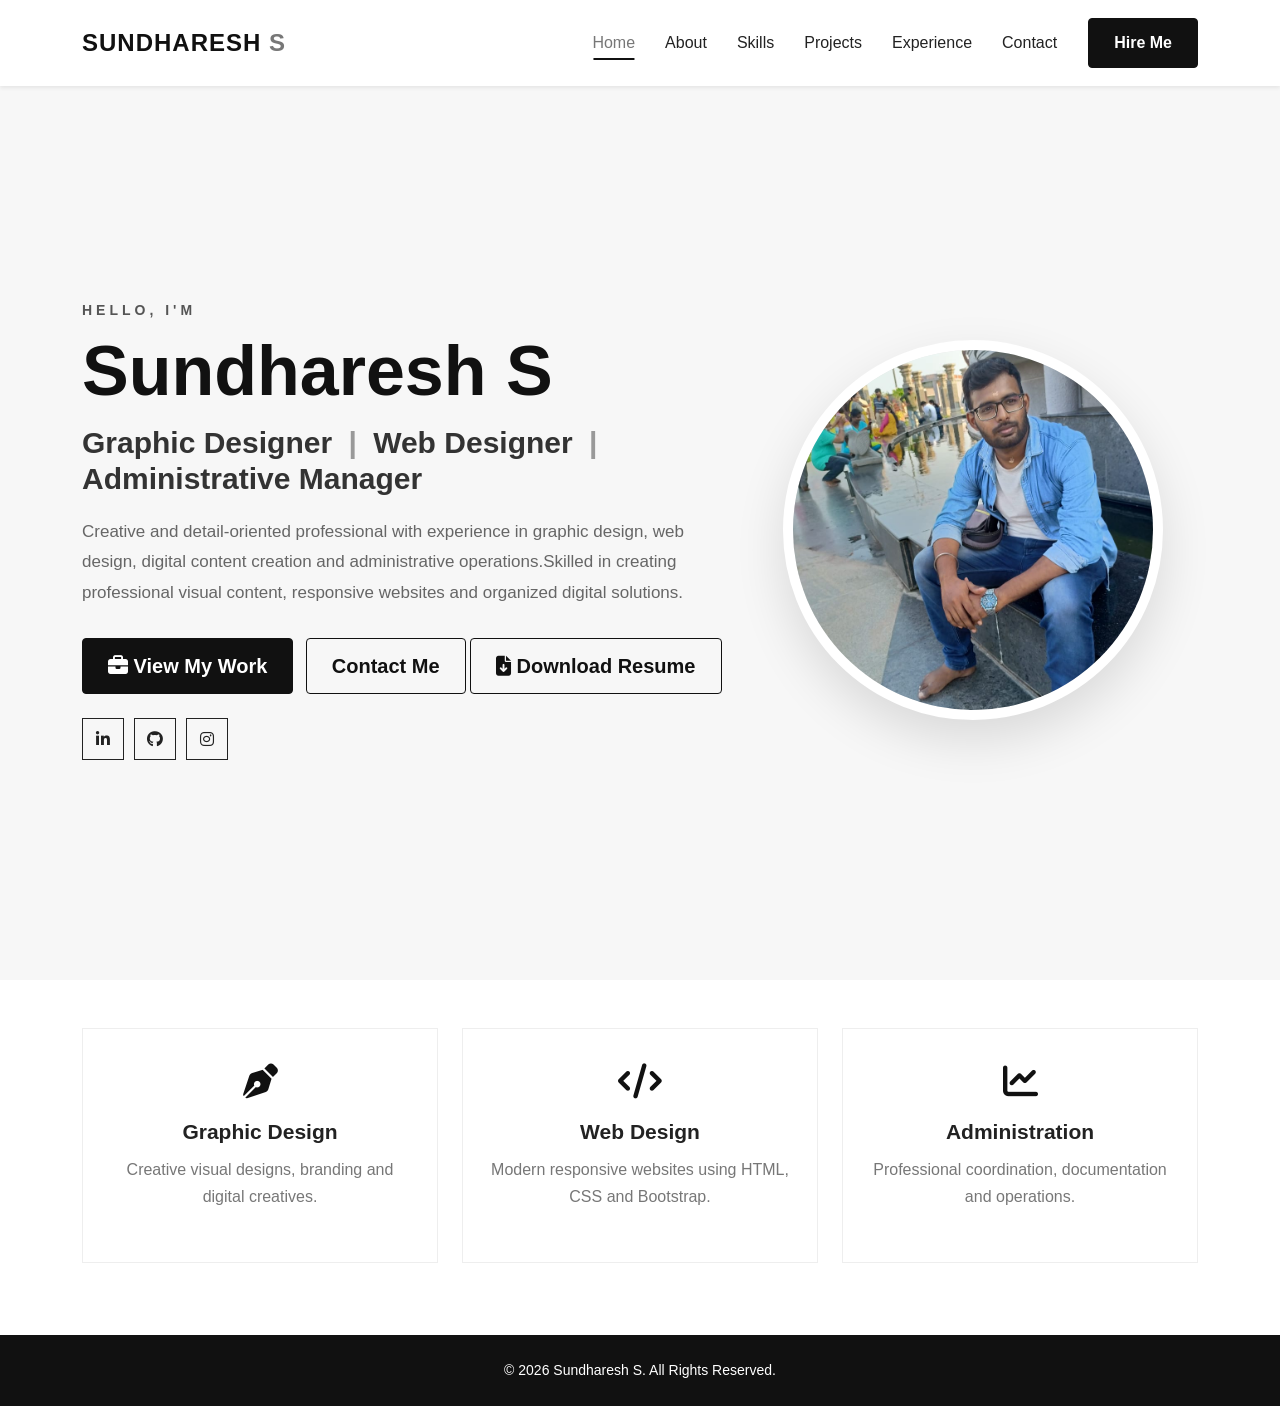
<file: index.html>
<!DOCTYPE html>
<html lang="en">

<head>
    <meta charset="UTF-8">

    <meta name="viewport"
          content="width=device-width, initial-scale=1.0">

    <meta name="description"
          content="sundharesh S is a Graphic Designer and Web Designer specializing in professional visual design, responsive websites and digital creative solutions.">

    <meta name="author"
          content="Sundharesh S">

          <!-- Open Graph SEO -->

<meta property="og:title"
      content="Sundharesh S | Graphic Designer & Web Designer">

<meta property="og:description"
      content="Professional portfolio of Sundharesh S — Graphic Design, Web Design and Digital Creative Solutions.">

<meta property="og:type"
      content="website">

<meta property="og:image"
      content="images/profile.jpg">

    <title>Sundharesh S | Graphic Designer & Web Designer</title>

    <link rel="icon" type="image/png" href="favicon.png">

    <!-- Bootstrap 5 -->
    <link
        href="https://cdn.jsdelivr.net/npm/bootstrap@5.3.3/dist/css/bootstrap.min.css"
        rel="stylesheet">

    <!-- Font Awesome -->
    <link
        rel="stylesheet"
        href="https://cdnjs.cloudflare.com/ajax/libs/font-awesome/6.5.2/css/all.min.css">

    <!-- Custom CSS -->
    <link rel="stylesheet" href="css/style.css">
</head>

<body>

<!-- ================= NAVBAR ================= -->

<nav class="navbar navbar-expand-lg fixed-top bg-white shadow-sm">

    <div class="container">

        <a class="navbar-brand fw-bold" href="index.html">
            SUNDHARESH<span> S</span>
        </a>

        <button
            class="navbar-toggler"
            type="button"
            data-bs-toggle="collapse"
            data-bs-target="#mainNavbar">

            <span class="navbar-toggler-icon"></span>

        </button>

        <div class="collapse navbar-collapse" id="mainNavbar">

            <ul class="navbar-nav ms-auto">

                <li class="nav-item">
                    <a class="nav-link active" href="index.html">
                        Home
                    </a>
                </li>

                <li class="nav-item">
                    <a class="nav-link" href="about.html">
                        About
                    </a>
                </li>

                <li class="nav-item">
                    <a class="nav-link" href="skills.html">
                        Skills
                    </a>
                </li>
                
                <li class="nav-item">
                    <a class="nav-link" href="projects.html">
                        Projects
                    </a>
                </li>

                <li class="nav-item">
                    <a class="nav-link" href="experience.html">
                        Experience
                    </a>
                </li>

                <li class="nav-item">
                    <a class="nav-link" href="contact.html">
                        Contact
                    </a>
                </li>

            </ul>

            <a href="contact.html"
               class="btn btn-dark ms-lg-3">
                Hire Me
            </a>

        </div>

    </div>

</nav>


<!-- ================= HERO SECTION ================= -->

<section class="hero-section">

    <div class="container">

        <div class="row align-items-center min-vh-100">

            <!-- LEFT CONTENT -->

            <div class="col-lg-7">

                <p class="hero-small-title">
                    HELLO, I'M
                </p>

                <h1 class="hero-title">
                    Sundharesh S
                </h1>

                <h2 class="hero-subtitle">
                    Graphic Designer
                    <span>|</span>
                     Web Designer
                    <span>|</span>
                    Administrative Manager 
                </h2>

                <p class="hero-description">

                    Creative and detail-oriented professional with
                    experience in graphic design, web design,
                    digital content creation and administrative
                    operations.Skilled in creating professional visual content,
                    responsive websites and organized digital solutions.

                </p>

                <div class="hero-buttons">

                    <a href="projects.html"
                       class="btn btn-dark btn-lg me-2">

                        <i class="fa-solid fa-briefcase"></i>
                        View My Work

                    </a>

                    <a href="contact.html"
                       class="btn btn-outline-dark btn-lg">

                        Contact Me

                    </a>

                    <a href="resume/Sundharesh_S_Resume_2026.pdf"
                       class="btn btn-outline-dark btn-lg">

                        <i class="fa-solid fa-file-arrow-down"></i>
                       
                        Download Resume

                    </a>


                </div>


                <!-- SOCIAL LINKS -->

                <div class="social-links mt-4">

                    <a href="#"
                       aria-label="LinkedIn">

                        <i class="fa-brands fa-linkedin-in"></i>

                    </a>

                    <a href="#"
                       aria-label="GitHub">

                        <i class="fa-brands fa-github"></i>

                    </a>

                    <a href="#"
                       aria-label="Instagram">

                        <i class="fa-brands fa-instagram"></i>

                    </a>

                </div>

            </div>


            <!-- RIGHT CONTENT -->

            <div class="col-lg-5 text-center">

                <div class="profile-wrapper">

                    <div class="profile-circle">

                        <img
                            src="images/profile.jpg"
                            alt="Sundharesh S - Graphic Designer and Web Designer"
                            class="profile-image">

                    </div>

                </div>

            </div>


        </div>

    </div>

</section>


<!-- ================= QUICK SKILLS ================= -->

<section class="quick-skills py-5">

    <div class="container">

        <div class="row text-center">

            <div class="col-md-4 mb-4">

                <div class="quick-card">

                    <i class="fa-solid fa-pen-nib"></i>

                    <h4>Graphic Design</h4>

                    <p>
                        Creative visual designs,
                        branding and digital creatives.
                    </p>

                </div>

            </div>


            <div class="col-md-4 mb-4">

                <div class="quick-card">

                    <i class="fa-solid fa-code"></i>

                    <h4>Web Design</h4>

                    <p>
                        Modern responsive websites
                        using HTML, CSS and Bootstrap.
                    </p>

                </div>

            </div>


            <div class="col-md-4 mb-4">

                <div class="quick-card">

                    <i class="fa-solid fa-chart-line"></i>

                    <h4>Administration</h4>

                    <p>
                        Professional coordination,
                        documentation and operations.
                    </p>

                </div>

            </div>

        </div>

    </div>

</section>


<!-- ================= FOOTER ================= -->

<footer class="footer">

    <div class="container text-center">

        <p class="mb-0">
            © 2026 Sundharesh S. All Rights Reserved.
        </p>

    </div>

</footer>


<!-- Bootstrap JS -->

<script
    src="https://cdn.jsdelivr.net/npm/bootstrap@5.3.3/dist/js/bootstrap.bundle.min.js">
</script>

<!-- Back To Top Button -->

<button id="backToTop"
        class="back-to-top"
        aria-label="Back to top">

    <i class="fa-solid fa-arrow-up"></i>

</button>

<!-- Custom JS -->

<script src="js/script.js"></script>


</body>

</html>
</file>
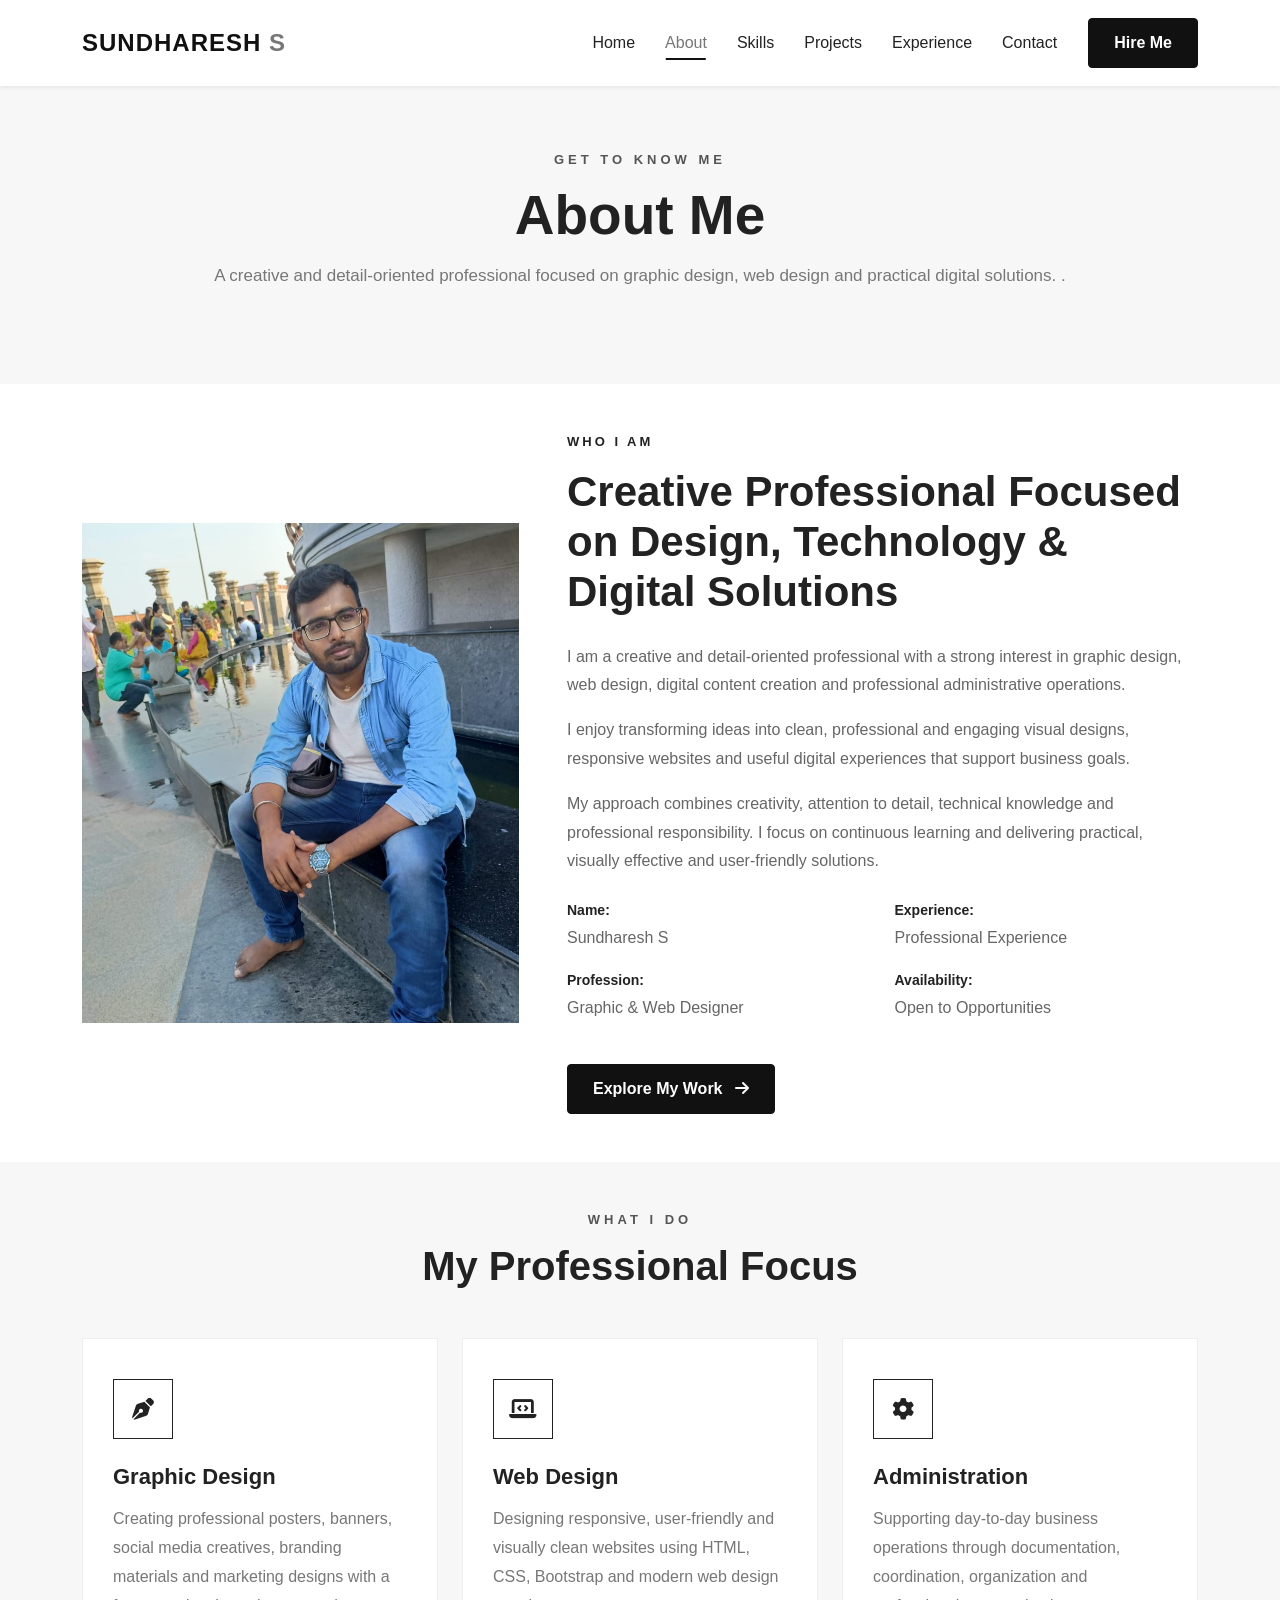
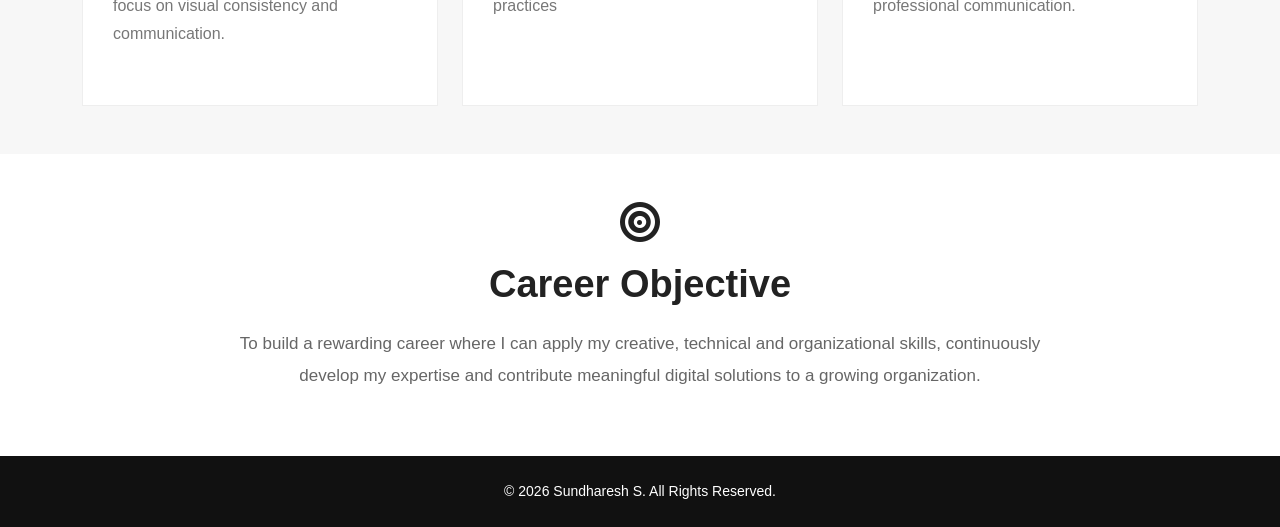
<file: about.html>
<!DOCTYPE html>
<html lang="en">

<head>

    <meta charset="UTF-8">

    <meta name="viewport"
          content="width=device-width, initial-scale=1.0">

    <meta name="description"
          content="Learn more about Sundharesh S , A Graphic designer and Web Designer with experience in visual design, web Development and digital creative solutions">
    
    <meta name="author"
          content="Sundharesh S">      


    <title>About | Sundharesh S</title>

    <link rel="icon" type="image/png" href="favicon.png">

    <!-- Bootstrap -->
    <link
        href="https://cdn.jsdelivr.net/npm/bootstrap@5.3.3/dist/css/bootstrap.min.css"
        rel="stylesheet">

    <!-- Font Awesome -->
    <link
        rel="stylesheet"
        href="https://cdnjs.cloudflare.com/ajax/libs/font-awesome/6.5.2/css/all.min.css">

    <!-- Main CSS -->
    <link rel="stylesheet"
          href="css/style.css">

</head>


<body>


<!-- =====================================
     NAVBAR
===================================== -->

<nav class="navbar navbar-expand-lg fixed-top bg-white shadow-sm">

    <div class="container">

        <a class="navbar-brand fw-bold"
           href="index.html">

            SUNDHARESH<span> S</span>

        </a>


        <button
            class="navbar-toggler"
            type="button"
            data-bs-toggle="collapse"
            data-bs-target="#mainNavbar">

            <span class="navbar-toggler-icon"></span>

        </button>


        <div class="collapse navbar-collapse"
             id="mainNavbar">

            <ul class="navbar-nav ms-auto">

                <li class="nav-item">

                    <a class="nav-link"
                       href="index.html">

                        Home

                    </a>

                </li>


                <li class="nav-item">

                    <a class="nav-link active"
                       href="about.html">

                        About

                    </a>

                </li>


                <li class="nav-item">

                    <a class="nav-link"
                       href="skills.html">

                        Skills

                    </a>

                </li>


                <li class="nav-item">

                    <a class="nav-link"
                       href="projects.html">

                        Projects

                    </a>

                </li>


                <li class="nav-item">

                    <a class="nav-link"
                       href="experience.html">

                        Experience

                    </a>

                </li>


                <li class="nav-item">

                    <a class="nav-link"
                       href="contact.html">

                        Contact

                    </a>

                </li>

            </ul>


            <a href="contact.html"
               class="btn btn-dark ms-lg-3">

                Hire Me

            </a>

        </div>

    </div>

</nav>



<!-- =====================================
     ABOUT HERO
===================================== -->

<section class="page-header">

    <div class="container">

        <div class="text-center">

            <p class="section-label">
                GET TO KNOW ME
            </p>

            <h1>
                About Me
            </h1>

            <p class="section-description">

            A creative and detail-oriented professional
            focused on graphic design, web design and
            practical digital solutions.
.

            </p>

        </div>

    </div>

</section>



<!-- =====================================
     ABOUT CONTENT
===================================== -->

<section class="about-section py-5">

    <div class="container">

        <div class="row align-items-center g-5">


            <!-- IMAGE -->

            <div class="col-lg-5">

                <div class="about-image-wrapper">

                    <img
                        src="images/profile.jpg"
                        alt="Sundharesh"
                        class="about-image">

                </div>

            </div>



            <!-- CONTENT -->

            <div class="col-lg-7">

                <p class="about-tag">
                    WHO I AM
                </p>

                <h2 class="about-title">

                Creative Professional
                Focused on Design,
                Technology & Digital Solutions


                </h2>


                <p class="about-text">

                I am a creative and detail-oriented
                professional with a strong interest in
                graphic design, web design, digital
                content creation and professional
                administrative operations.


                </p>


                <p class="about-text">

                I enjoy transforming ideas into clean,
                professional and engaging visual designs,
                responsive websites and useful digital
                experiences that support business goals.


                </p>


                <p class="about-text">

                My approach combines creativity,
                attention to detail, technical knowledge
                and professional responsibility. I focus
                on continuous learning and delivering
                practical, visually effective and
                user-friendly solutions.

                </p>


                <!-- INFO -->

                <div class="row mt-4">


                    <div class="col-md-6">

                        <div class="about-info">

                            <strong>
                                Name:
                            </strong>

                            <span>
                                Sundharesh S
                            </span>

                        </div>


                        <div class="about-info">

                            <strong>
                                Profession:
                            </strong>

                            <span>
                                Graphic & Web Designer
                            </span>

                        </div>

                    </div>



                    <div class="col-md-6">

                        <div class="about-info">

                            <strong>
                                Experience:
                            </strong>

                            <span>
                                Professional Experience
                            </span>

                        </div>


                        <div class="about-info">

                            <strong>
                                Availability:
                            </strong>

                            <span>
                                Open to Opportunities
                            </span>

                        </div>

                    </div>

                </div>


                <!-- BUTTON -->

                <div class="mt-4">

                    <a href="projects.html"
                       class="btn btn-dark">

                        Explore My Work

                        <i class="fa-solid fa-arrow-right ms-2"></i>

                    </a>

                </div>

            </div>

        </div>

    </div>

</section>



<!-- =====================================
     WHAT I DO
===================================== -->

<section class="what-i-do py-5">

    <div class="container">


        <div class="text-center mb-5">

            <p class="section-label">
                WHAT I DO
            </p>

            <h2>
                My Professional Focus
            </h2>

        </div>



        <div class="row g-4">


            <!-- CARD 1 -->

            <div class="col-md-4">

                <div class="focus-card">

                    <div class="focus-icon">

                        <i class="fa-solid fa-pen-nib"></i>

                    </div>

                    <h4>
                        Graphic Design
                    </h4>

                    <p>

                    Creating professional posters, banners,
                    social media creatives, branding materials
                    and marketing designs with a focus on
                    visual consistency and communication.

                    </p>

                </div>

            </div>



            <!-- CARD 2 -->

            <div class="col-md-4">

                <div class="focus-card">

                    <div class="focus-icon">

                        <i class="fa-solid fa-laptop-code"></i>

                    </div>

                    <h4>
                        Web Design
                    </h4>

                    <p>

                    Designing responsive, user-friendly and
                    visually clean websites using HTML, CSS,
                    Bootstrap and modern web design practices

                    </p>

                </div>

            </div>



            <!-- CARD 3 -->

            <div class="col-md-4">

                <div class="focus-card">

                    <div class="focus-icon">

                        <i class="fa-solid fa-gear"></i>

                    </div>

                    <h4>
                        Administration
                    </h4>

                    <p>

                        Supporting day-to-day business operations
                        through documentation, coordination,
                        organization and professional communication.

                    </p>

                </div>

            </div>

        </div>

    </div>

</section>



<!-- =====================================
     CAREER OBJECTIVE
===================================== -->

<section class="career-section py-5">

    <div class="container">

        <div class="career-box text-center">

            <i class="fa-solid fa-bullseye career-icon"></i>

            <h2>
                Career Objective
            </h2>

            <p>

            To build a rewarding career where I can
            apply my creative, technical and
            organizational skills, continuously develop
            my expertise and contribute meaningful
            digital solutions to a growing organization.

            </p>

        </div>

    </div>

</section>



<!-- =====================================
     FOOTER
===================================== -->

<footer class="footer">

    <div class="container text-center">

        <p class="mb-0">

            © 2026 Sundharesh S.
            All Rights Reserved.

        </p>

    </div>

</footer>



<!-- Bootstrap JS -->

<script
    src="https://cdn.jsdelivr.net/npm/bootstrap@5.3.3/dist/js/bootstrap.bundle.min.js">
</script>

<!-- Back To Top Button -->

<button id="backToTop"
        class="back-to-top"
        aria-label="Back to top">

    <i class="fa-solid fa-arrow-up"></i>

</button>



<!-- Custom JS -->

<script src="js/script.js"></script>




</body>

</html>
</file>
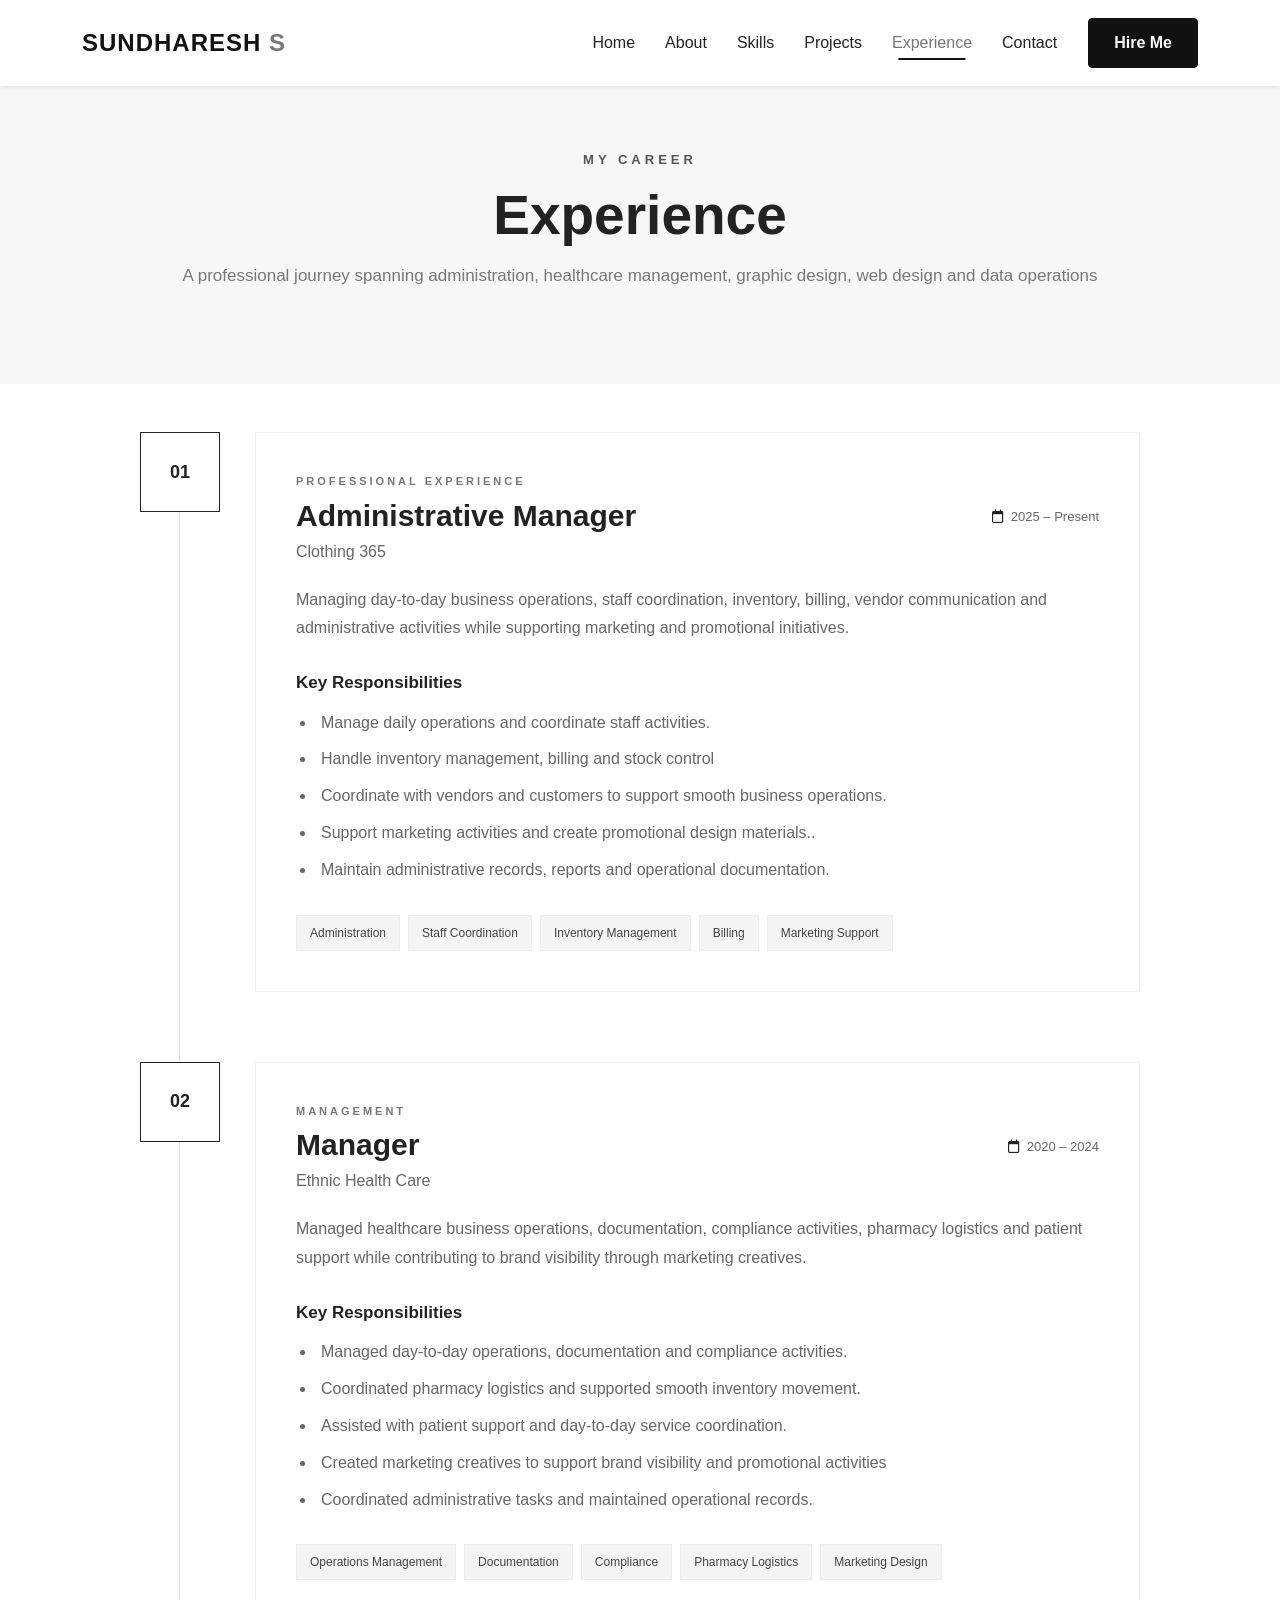
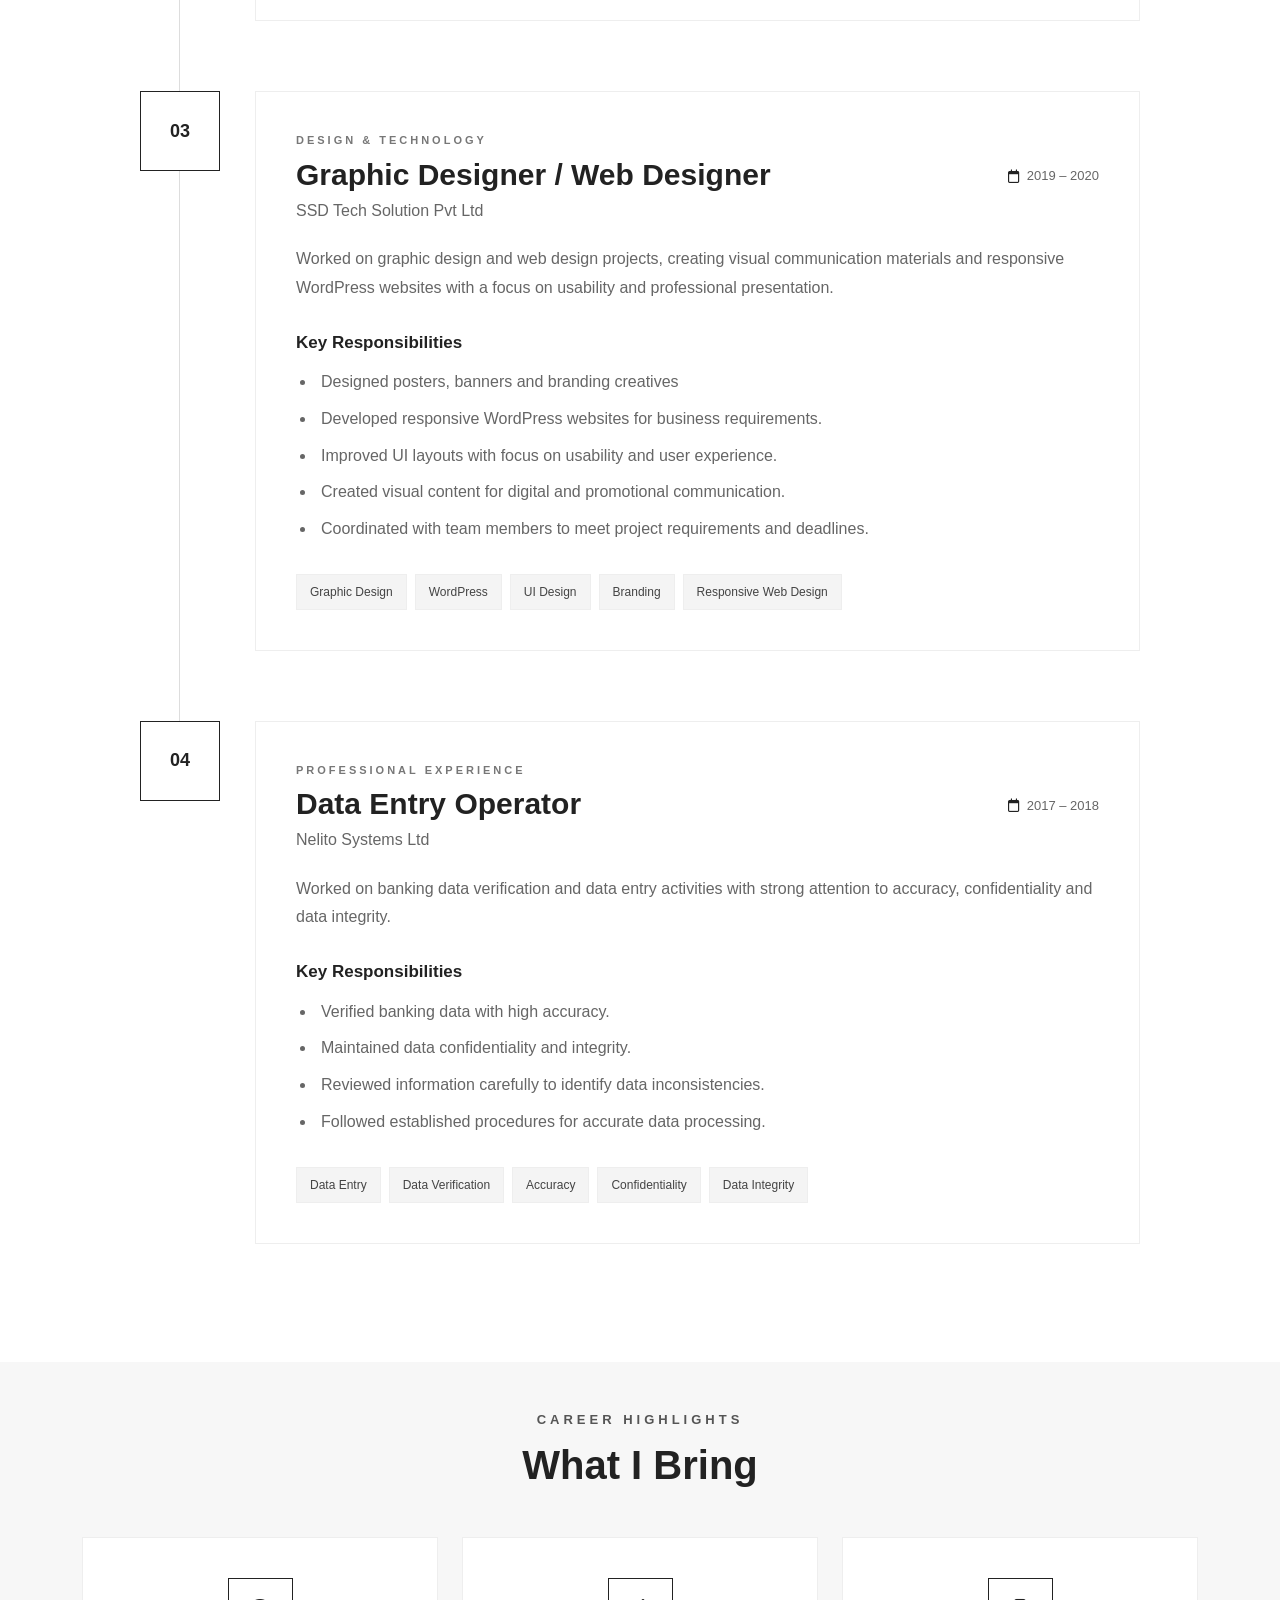
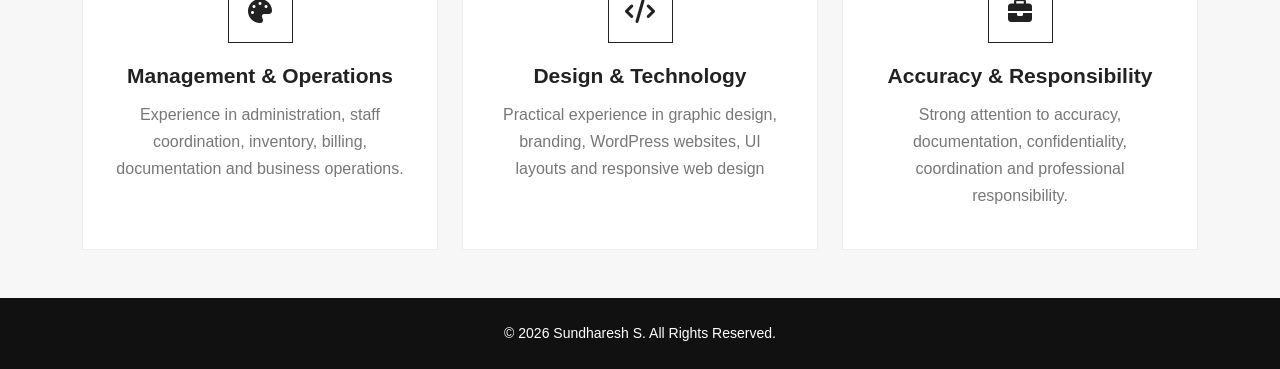
<file: experience.html>
<!DOCTYPE html>
<html lang="en">

<head>

    <meta charset="UTF-8">

    <meta name="viewport"
          content="width=device-width, initial-scale=1.0">

    <meta name="description"
          content="Explore Sundharesh S's professional experience in graphic design, web design, digital content creation and administrative operations">
    
    <meta name="author"
      content="Sundharesh S">
    
      <title>Experience | Sundharesh S</title>

          <link rel="icon" type="image/png" href="favicon.png">


    <!-- Bootstrap -->
    <link
        href="https://cdn.jsdelivr.net/npm/bootstrap@5.3.3/dist/css/bootstrap.min.css"
        rel="stylesheet">

    <!-- Font Awesome -->
    <link
        rel="stylesheet"
        href="https://cdnjs.cloudflare.com/ajax/libs/font-awesome/6.5.2/css/all.min.css">

    <!-- Main CSS -->
    <link rel="stylesheet"
          href="css/style.css">

</head>


<body>


<!-- =====================================
     NAVBAR
===================================== -->

<nav class="navbar navbar-expand-lg fixed-top bg-white shadow-sm">

    <div class="container">

        <a class="navbar-brand fw-bold"
           href="index.html">

            SUNDHARESH<span> S</span>

        </a>


        <button
            class="navbar-toggler"
            type="button"
            data-bs-toggle="collapse"
            data-bs-target="#mainNavbar">

            <span class="navbar-toggler-icon"></span>

        </button>


        <div class="collapse navbar-collapse"
             id="mainNavbar">

            <ul class="navbar-nav ms-auto">

                <li class="nav-item">
                    <a class="nav-link"
                       href="index.html">
                        Home
                    </a>
                </li>

                <li class="nav-item">
                    <a class="nav-link"
                       href="about.html">
                        About
                    </a>
                </li>

                <li class="nav-item">
                    <a class="nav-link"
                       href="skills.html">
                        Skills
                    </a>
                </li>

                <li class="nav-item">
                    <a class="nav-link"
                       href="projects.html">
                        Projects
                    </a>
                </li>

                <li class="nav-item">
                    <a class="nav-link active"
                       href="experience.html">
                        Experience
                    </a>
                </li>

                <li class="nav-item">
                    <a class="nav-link"
                       href="contact.html">
                        Contact
                    </a>
                </li>

            </ul>


            <a href="contact.html"
               class="btn btn-dark ms-lg-3">

                Hire Me

            </a>

        </div>

    </div>

</nav>



<!-- =====================================
     PAGE HEADER
===================================== -->

<section class="page-header">

    <div class="container">

        <div class="text-center">

            <p class="section-label">
                MY CAREER
            </p>

            <h1>
                Experience
            </h1>

            <p class="section-description">

               A professional journey spanning administration,
               healthcare management, graphic design, web design
               and data operations

            </p>

        </div>

    </div>

</section>



<!-- =====================================
     EXPERIENCE TIMELINE
===================================== -->

<section class="experience-section py-5">

    <div class="container">


        <div class="experience-timeline">

            <!-- =================================
                 EXPERIENCE 01
            ================================== -->

            <div class="experience-item">


                <div class="experience-number">

                    01

                </div>


                <div class="experience-content">


                    <div class="experience-top">

                        <div>

                            <p class="experience-type">
                                PROFESSIONAL EXPERIENCE
                            </p>

                            <h2>
                                Administrative Manager
                            </h2>

                            <h4 class="responsibilities">
                                Clothing 365
                            </h4>

                        </div>


                        <div class="experience-date">

                            <i class="fa-regular fa-calendar"></i>

                            <span>
                                 2025 – Present
                            </span>

                        </div>

                    </div>


                    <p class="experience-description">

                    Managing day-to-day business operations,
                    staff coordination, inventory, billing,
                    vendor communication and administrative
                    activities while supporting marketing
                    and promotional initiatives.

                    </p>


                    <div class="responsibilities">

                        <h5>
                            Key Responsibilities
                        </h5>


                        <ul>

                            <li>
                                Manage daily operations and coordinate
                                staff activities.
                            </li>

                            <li>
                                Handle inventory management, billing
                                and stock control
                            </li>

                            <li>
                                Coordinate with vendors and customers
                                to support smooth business operations.
                            </li>

                            <li>
                                Support marketing activities and create
                                promotional design materials..
                            </li>

                            <li>
                                Maintain administrative records,
                                reports and operational documentation.
                            </li>

                        </ul>

                    </div>


                    <div class="experience-skills">

                        <span>
                            Administration
                        </span>

                        <span>
                            Staff Coordination
                        </span>

                        <span>
                            Inventory Management
                        </span>

                        <span>
                            Billing
                        </span>

                        <span>
                            Marketing Support
                        </span>

                    </div>

                </div>

            </div>

            <!-- =================================
                 EXPERIENCE 02
            ================================== -->

            <div class="experience-item">


                <div class="experience-number">

                    02

                </div>


                <div class="experience-content">


                    <div class="experience-top">

                        <div>

                            <p class="experience-type">
                                MANAGEMENT
                            </p>

                            <h2>
                                Manager
                            </h2>

                            <h4>
                                Ethnic Health Care
                            </h4>

                        </div>


                        <div class="experience-date">

                            <i class="fa-regular fa-calendar"></i>

                            <span>
                                2020 – 2024
                            </span>

                        </div>

                    </div>


                    <p class="experience-description">

                        Managed healthcare business operations,
                        documentation, compliance activities,
                        pharmacy logistics and patient support
                        while contributing to brand visibility
                        through marketing creatives.

                    </p>


                    <div class="responsibilities">

                        <h5>
                            Key Responsibilities
                        </h5>


                        <ul>

                            <li>
                                Managed day-to-day operations,
                                documentation and compliance activities.
                            </li>

                            <li>
                                Coordinated pharmacy logistics and
                                supported smooth inventory movement.
                            </li>

                            <li>
                                Assisted with patient support and
                                day-to-day service coordination.
                            </li>

                            <li>
                                Created marketing creatives to support
                                brand visibility and promotional activities
                            </li>

                            <li>
                                Coordinated administrative tasks and
                                maintained operational records.
                            </li>

                        </ul>

                    </div>


                    <div class="experience-skills">

                        <span>
                            Operations Management
                        </span>

                        <span>
                            Documentation
                        </span>

                        <span>
                            Compliance
                        </span>

                        <span>
                            Pharmacy Logistics
                        </span>

                        <span>
                            Marketing Design
                        </span>

                    </div>

                </div>

            </div>



            <!-- =================================
                 EXPERIENCE 03
            ================================== -->

            <div class="experience-item">


                <div class="experience-number">

                    03

                </div>


                <div class="experience-content">


                    <div class="experience-top">

                        <div>

                            <p class="experience-type">
                                DESIGN & TECHNOLOGY
                            </p>

                            <h2>
                                Graphic Designer / Web Designer
                            </h2>

                            <h4>
                                SSD Tech Solution Pvt Ltd
                            </h4>

                        </div>


                        <div class="experience-date">

                            <i class="fa-regular fa-calendar"></i>

                            <span>
                                2019 – 2020
                            </span>

                        </div>

                    </div>


                    <p class="experience-description">

                        Worked on graphic design and web design
                        projects, creating visual communication
                        materials and responsive WordPress websites
                        with a focus on usability and professional
                        presentation.

                    </p>


                    <div class="responsibilities">

                        <h5>
                            Key Responsibilities
                        </h5>


                        <ul>

                            <li>
                                Designed posters, banners and
                                branding creatives
                            </li>

                            <li>
                                Developed responsive WordPress
                                websites for business requirements.
                            </li>

                            <li>
                                Improved UI layouts with focus on
                                usability and user experience.
                            </li>

                            <li>
                                Created visual content for digital
                                and promotional communication.
                            </li>

                            <li>
                                Coordinated with team members to
                                meet project requirements and deadlines.
                            </li>

                        </ul>

                    </div>


                    <div class="experience-skills">

                        <span>
                             Graphic Design
                        </span>

                        <span>
                            WordPress
                        </span>

                        <span>
                            UI Design
                        </span>

                        <span>
                            Branding
                        </span>

                        <span>
                            Responsive Web Design
                        </span>

                    </div>

                </div>

            </div>



            <!-- =================================
                 EXPERIENCE 04
            ================================== -->

            <div class="experience-item">


                <div class="experience-number">

                    04

                </div>


                <div class="experience-content">


                    <div class="experience-top">

                        <div>

                            <p class="experience-type">
                                PROFESSIONAL EXPERIENCE
                            </p>

                            <h2>
                                Data Entry Operator
                            </h2>

                            <h4>
                                Nelito Systems Ltd
                            </h4>

                        </div>


                        <div class="experience-date">

                            <i class="fa-regular fa-calendar"></i>

                            <span>
                                 2017 – 2018
                            </span>

                        </div>

                    </div>


                    <p class="experience-description">

                        Worked on banking data verification
                        and data entry activities with strong
                        attention to accuracy, confidentiality
                        and data integrity.

                    </p>


                    <div class="responsibilities">

                        <h5>
                            Key Responsibilities
                        </h5>


                        <ul>

                            <li>
                                 Verified banking data with
                                 high accuracy.
                            </li>

                            <li>
                                Maintained data confidentiality
                                and integrity.
                            </li>

                            <li>
                                Reviewed information carefully
                                to identify data inconsistencies.
                            </li>

                            <li>
                                Followed established procedures
                                for accurate data processing.
                            </li>
                            
                        </ul>

                    </div>


                    <div class="experience-skills">

                        <span>
                            Data Entry
                        </span>

                        <span>
                            Data Verification
                        </span>

                        <span>
                            Accuracy
                        </span>

                        <span>
                            Confidentiality
                        </span>

                        <span>
                            Data Integrity
                        </span>

                    </div>

                </div>

            </div>


        </div>

    </div>

</section>



<!-- =====================================
     CAREER HIGHLIGHTS
===================================== -->

<section class="career-highlights py-5">

    <div class="container">


        <div class="text-center mb-5">

            <p class="section-label">
                CAREER HIGHLIGHTS
            </p>

            <h2 class="experience-heading">
                What I Bring
            </h2>

        </div>


        <div class="row g-4">


            <div class="col-md-4">

                <div class="highlight-card">

                    <div class="highlight-icon">

                        <i class="fa-solid fa-palette"></i>

                    </div>

                    <h4>
                        Management & Operations
                    </h4>

                    <p>

                        Experience in administration, staff coordination,
                        inventory, billing, documentation and business
                        operations.

                    </p>

                </div>

            </div>



            <div class="col-md-4">

                <div class="highlight-card">

                    <div class="highlight-icon">

                        <i class="fa-solid fa-code"></i>

                    </div>

                    <h4>
                        Design & Technology
                    </h4>

                    <p>

                        Practical experience in graphic design,
                        branding, WordPress websites, UI layouts
                        and responsive web design

                    </p>

                </div>

            </div>



            <div class="col-md-4">

                <div class="highlight-card">

                    <div class="highlight-icon">

                        <i class="fa-solid fa-briefcase"></i>

                    </div>

                    <h4>
                        Accuracy & Responsibility
                    </h4>

                    <p>

                        Strong attention to accuracy, documentation,
                        confidentiality, coordination and
                        professional responsibility.

                    </p>

                </div>

            </div>


        </div>

    </div>

</section>



<!-- =====================================
     FOOTER
===================================== -->

<footer class="footer">

    <div class="container text-center">

        <p class="mb-0">

            © 2026 Sundharesh S.
            All Rights Reserved.

        </p>

    </div>

</footer>



<!-- Bootstrap JS -->

<script
    src="https://cdn.jsdelivr.net/npm/bootstrap@5.3.3/dist/js/bootstrap.bundle.min.js">
</script>

<!-- Back To Top Button -->

<button id="backToTop"
        class="back-to-top"
        aria-label="Back to top">

    <i class="fa-solid fa-arrow-up"></i>

</button>

<script src="js/script.js"></script>




</body>

</html>
</file>
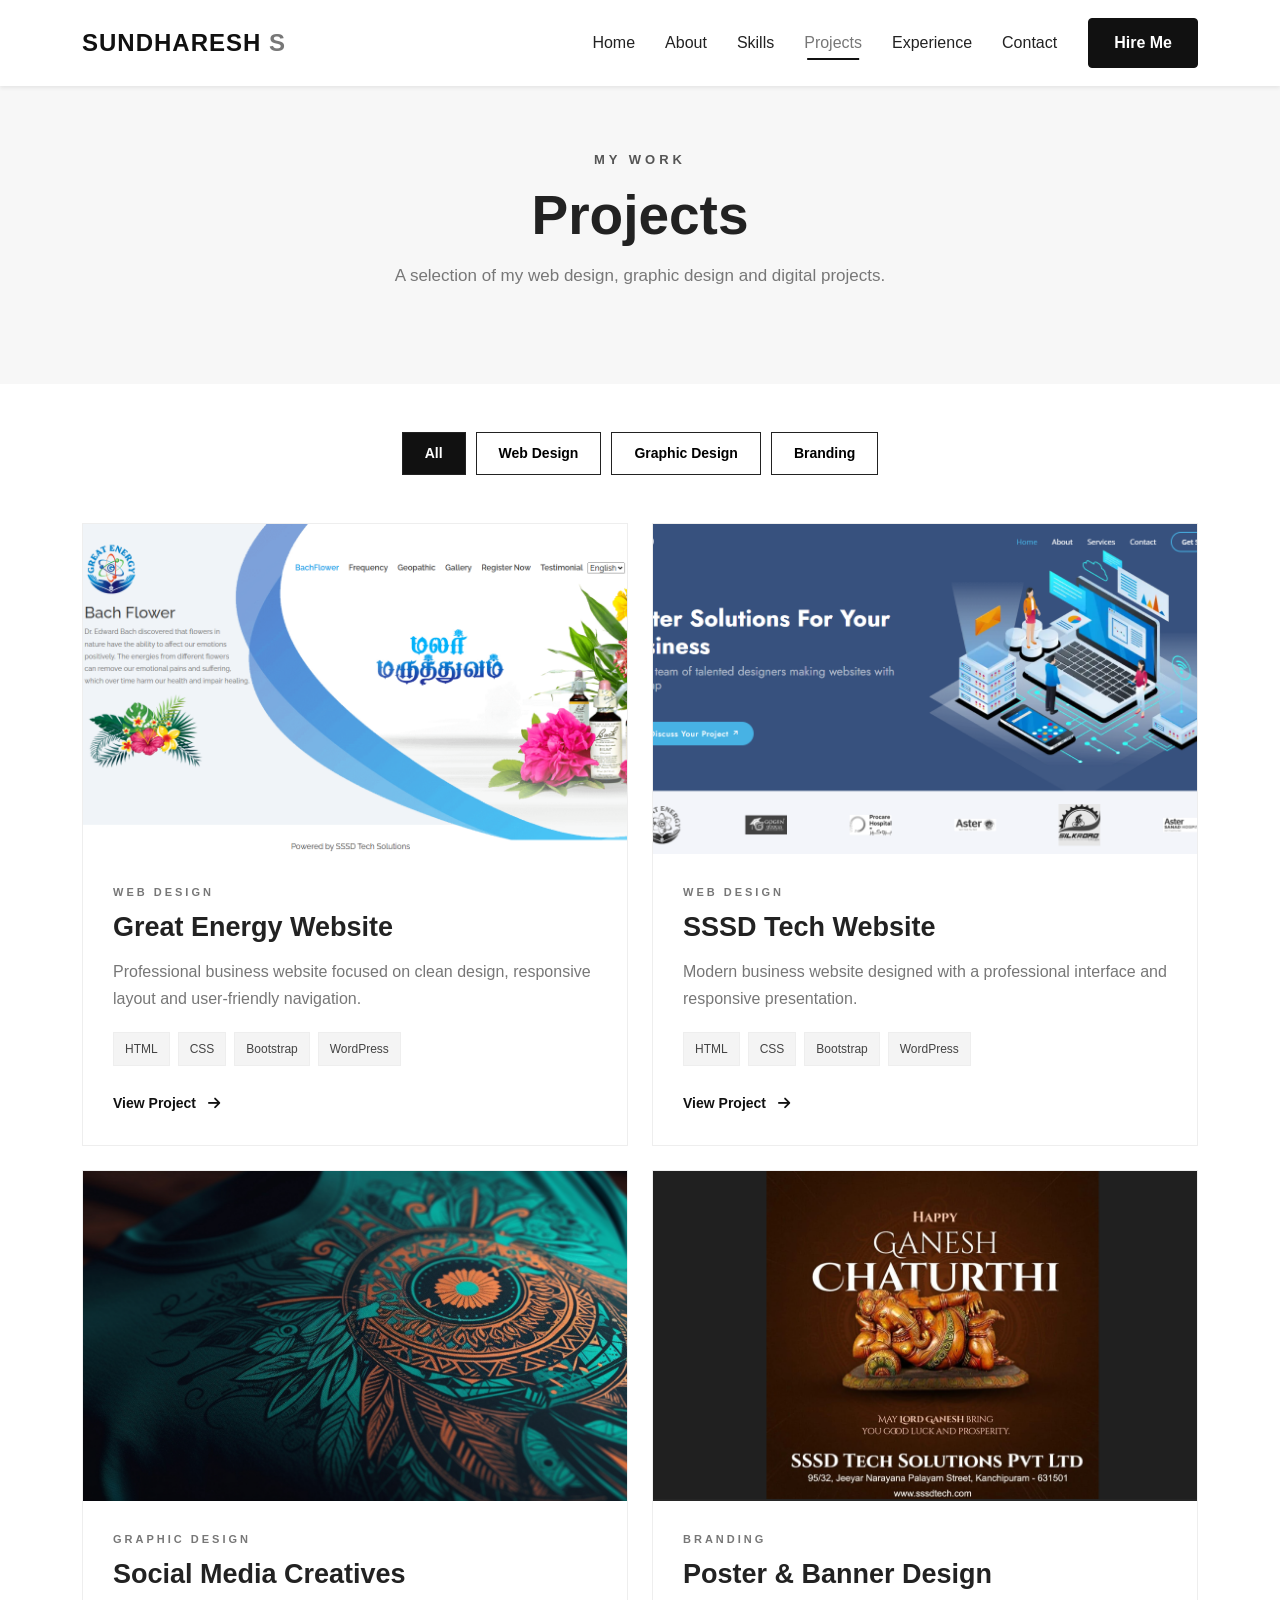
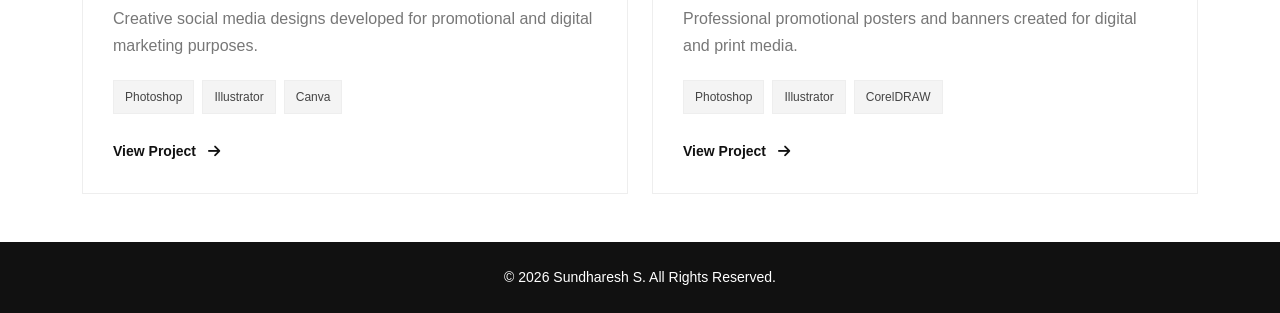
<file: projects.html>
<!DOCTYPE html>
<html lang="en">

<head>

    <meta charset="UTF-8">

    <meta name="viewport"
          content="width=device-width, initial-scale=1.0">

    <meta name="description"
          content="Explore Sundharesh S's graphic design, web design, branding, website and digital creative projects.">
    
    <meta name="author"
          content="Sundharesh S">
    
          <title>Projects | Sundharesh S</title>

          <link rel="icon" type="image/png" href="favicon.png">

    <!-- Bootstrap 5 -->
    <link
        href="https://cdn.jsdelivr.net/npm/bootstrap@5.3.3/dist/css/bootstrap.min.css"
        rel="stylesheet">

    <!-- Font Awesome -->
    <link
        rel="stylesheet"
        href="https://cdnjs.cloudflare.com/ajax/libs/font-awesome/6.5.2/css/all.min.css">

    <!-- Main CSS -->
    <link rel="stylesheet"
          href="css/style.css">

</head>


<body>


<!-- =====================================
     NAVBAR
===================================== -->

<nav class="navbar navbar-expand-lg fixed-top bg-white shadow-sm">

    <div class="container">

        <a class="navbar-brand fw-bold"
           href="index.html">

            SUNDHARESH<span> S</span>

        </a>


        <button
            class="navbar-toggler"
            type="button"
            data-bs-toggle="collapse"
            data-bs-target="#mainNavbar">

            <span class="navbar-toggler-icon"></span>

        </button>


        <div class="collapse navbar-collapse"
             id="mainNavbar">

            <ul class="navbar-nav ms-auto">

                <li class="nav-item">

                    <a class="nav-link"
                       href="index.html">

                        Home

                    </a>

                </li>


                <li class="nav-item">

                    <a class="nav-link"
                       href="about.html">

                        About

                    </a>

                </li>


                <li class="nav-item">

                    <a class="nav-link"
                       href="skills.html">

                        Skills

                    </a>

                </li>


                <li class="nav-item">

                    <a class="nav-link active"
                       href="projects.html">

                        Projects

                    </a>

                </li>


                <li class="nav-item">

                    <a class="nav-link"
                       href="experience.html">

                        Experience

                    </a>

                </li>


                <li class="nav-item">

                    <a class="nav-link"
                       href="contact.html">

                        Contact

                    </a>

                </li>

            </ul>


            <a href="contact.html"
               class="btn btn-dark ms-lg-3">

                Hire Me

            </a>

        </div>

    </div>

</nav>



<!-- =====================================
     PAGE HEADER
===================================== -->

<section class="page-header">

    <div class="container">

        <div class="text-center">

            <p class="section-label">
                MY WORK
            </p>

            <h1>
                Projects
            </h1>

            <p class="section-description">

                A selection of my web design,
                graphic design and digital projects.

            </p>

        </div>

    </div>

</section>



<!-- =====================================
     PROJECT FILTER
===================================== -->

<section class="projects-section py-5">

    <div class="container">


        <div class="project-filters text-center mb-5">

            <button
                class="project-filter active"
                data-filter="all">

                All

            </button>


            <button
                class="project-filter"
                data-filter="web">

                Web Design

            </button>


            <button
                class="project-filter"
                data-filter="graphic">

                Graphic Design

            </button>


            <button
                class="project-filter"
                data-filter="branding">

                Branding

            </button>

        </div>



        <!-- =================================
             PROJECT GRID
        ================================== -->

        <div class="row g-4 project-grid">


            <!-- =================================
                 PROJECT 1
            ================================== -->

            <div class="col-lg-6 project-item"
                 data-category="web">

                <div class="project-card">


                    <div class="project-image">

                        <img
                            src="images/project-1.png"
                            alt="Great Energy Website">

                        <div class="project-overlay">

                            <button
                                class="project-view-btn"
                                data-bs-toggle="modal"
                                data-bs-target="#projectModal1">

                                <i class="fa-solid fa-eye"></i>

                            </button>

                        </div>

                    </div>


                    <div class="project-content">

                        <p class="project-category">
                            WEB DESIGN
                        </p>

                        <h3>
                            Great Energy Website
                        </h3>

                        <p>

                            Professional business website
                            focused on clean design,
                            responsive layout and
                            user-friendly navigation.

                        </p>


                        <div class="project-tech">

                            <span>HTML</span>
                            <span>CSS</span>
                            <span>Bootstrap</span>
                            <span>WordPress</span>

                        </div>


                        <button
                            class="project-details-btn"
                            data-bs-toggle="modal"
                            data-bs-target="#projectModal1">

                            View Project

                            <i class="fa-solid fa-arrow-right"></i>

                        </button>

                    </div>

                </div>

            </div>



            <!-- =================================
                 PROJECT 2
            ================================== -->

            <div class="col-lg-6 project-item"
                 data-category="web">

                <div class="project-card">


                    <div class="project-image">

                        <img
                            src="images/project-2.png"
                            alt="SSSD Tech Website">

                        <div class="project-overlay">

                            <button
                                class="project-view-btn"
                                data-bs-toggle="modal"
                                data-bs-target="#projectModal2">

                                <i class="fa-solid fa-eye"></i>

                            </button>

                        </div>

                    </div>


                    <div class="project-content">

                        <p class="project-category">
                            WEB DESIGN
                        </p>

                        <h3>
                            SSSD Tech Website
                        </h3>

                        <p>

                            Modern business website
                            designed with a professional
                            interface and responsive
                            presentation.

                        </p>


                        <div class="project-tech">

                            <span>HTML</span>
                            <span>CSS</span>
                            <span>Bootstrap</span>
                            <span>WordPress</span>

                        </div>


                        <button
                            class="project-details-btn"
                            data-bs-toggle="modal"
                            data-bs-target="#projectModal2">

                            View Project

                            <i class="fa-solid fa-arrow-right"></i>

                        </button>

                    </div>

                </div>

            </div>



            <!-- =================================
                 PROJECT 3
            ================================== -->

            <div class="col-lg-6 project-item"
                 data-category="graphic">

                <div class="project-card">


                    <div class="project-image">

                        <img
                            src="images/project-3.jpg"
                            alt="Social Media Design">

                        <div class="project-overlay">

                            <button
                                class="project-view-btn"
                                data-bs-toggle="modal"
                                data-bs-target="#projectModal3">

                                <i class="fa-solid fa-eye"></i>

                            </button>

                        </div>

                    </div>


                    <div class="project-content">

                        <p class="project-category">
                            GRAPHIC DESIGN
                        </p>

                        <h3>
                            Social Media Creatives
                        </h3>

                        <p>

                            Creative social media
                            designs developed for
                            promotional and digital
                            marketing purposes.

                        </p>


                        <div class="project-tech">

                            <span>Photoshop</span>
                            <span>Illustrator</span>
                            <span>Canva</span>

                        </div>


                        <button
                            class="project-details-btn"
                            data-bs-toggle="modal"
                            data-bs-target="#projectModal3">

                            View Project

                            <i class="fa-solid fa-arrow-right"></i>

                        </button>

                    </div>

                </div>

            </div>



            <!-- =================================
                 PROJECT 4
            ================================== -->

            <div class="col-lg-6 project-item"
                 data-category="branding">

                <div class="project-card">


                    <div class="project-image">

                        <img
                            src="images/project-4.png"
                            alt="Poster and Banner Design">

                        <div class="project-overlay">

                            <button
                                class="project-view-btn"
                                data-bs-toggle="modal"
                                data-bs-target="#projectModal4">

                                <i class="fa-solid fa-eye"></i>

                            </button>

                        </div>

                    </div>


                    <div class="project-content">

                        <p class="project-category">
                            BRANDING
                        </p>

                        <h3>
                            Poster & Banner Design
                        </h3>

                        <p>

                            Professional promotional
                            posters and banners created
                            for digital and print media.

                        </p>


                        <div class="project-tech">

                            <span>Photoshop</span>
                            <span>Illustrator</span>
                            <span>CorelDRAW</span>

                        </div>


                        <button
                            class="project-details-btn"
                            data-bs-toggle="modal"
                            data-bs-target="#projectModal4">

                            View Project

                            <i class="fa-solid fa-arrow-right"></i>

                        </button>

                    </div>

                </div>

            </div>


        </div>

    </div>

</section>



<!-- =====================================
     PROJECT MODAL 1
===================================== -->

<div class="modal fade"
     id="projectModal1"
     tabindex="-1">

    <div class="modal-dialog modal-lg modal-dialog-centered">

        <div class="modal-content">

            <div class="modal-header">

                <h5 class="modal-title">
                    Great Energy Website
                </h5>

                <button
                    type="button"
                    class="btn-close"
                    data-bs-dismiss="modal">
                </button>

            </div>


            <div class="modal-body">

                <img
                    src="images/project-1.png"
                    class="modal-project-image"
                    alt="Great Energy Website">


                <h4 class="mt-4">
                    Project Overview
                </h4>

                <p>

                    A professional website project
                    focused on business presentation,
                    responsive design and clean
                    user experience.

                </p>


                <strong>
                    Role:
                </strong>

                <span>
                    Web Designer / Developer
                </span>

            </div>

        </div>

    </div>

</div>



<!-- =====================================
     PROJECT MODAL 2
===================================== -->

<div class="modal fade"
     id="projectModal2"
     tabindex="-1">

    <div class="modal-dialog modal-lg modal-dialog-centered">

        <div class="modal-content">

            <div class="modal-header">

                <h5 class="modal-title">
                    SSSD Tech Website
                </h5>

                <button
                    type="button"
                    class="btn-close"
                    data-bs-dismiss="modal">
                </button>

            </div>


            <div class="modal-body">

                <img
                    src="images/project-2.png"
                    class="modal-project-image"
                    alt="SSSD Tech Website">


                <h4 class="mt-4">
                    Project Overview
                </h4>

                <p>

                    A modern business website created
                    with focus on professional layout,
                    responsive presentation and
                    clear navigation.

                </p>


                <strong>
                    Role:
                </strong>

                <span>
                    Web Designer / Developer
                </span>

            </div>

        </div>

    </div>

</div>



<!-- =====================================
     PROJECT MODAL 3
===================================== -->

<div class="modal fade"
     id="projectModal3"
     tabindex="-1">

    <div class="modal-dialog modal-lg modal-dialog-centered">

        <div class="modal-content">

            <div class="modal-header">

                <h5 class="modal-title">
                    Social Media Creatives
                </h5>

                <button
                    type="button"
                    class="btn-close"
                    data-bs-dismiss="modal">
                </button>

            </div>


            <div class="modal-body">

                <img
                    src="images/project-3.jpg"
                    class="modal-project-image"
                    alt="Social Media Design">


                <h4 class="mt-4">
                    Project Overview
                </h4>

                <p>

                    A collection of social media
                    creatives created for digital
                    promotion, communication and
                    brand visibility.

                </p>


                <strong>
                    Tools:
                </strong>

                <span>
                    Photoshop, Illustrator, Canva
                </span>

            </div>

        </div>

    </div>

</div>



<!-- =====================================
     PROJECT MODAL 4
===================================== -->

<div class="modal fade"
     id="projectModal4"
     tabindex="-1">

    <div class="modal-dialog modal-lg modal-dialog-centered">

        <div class="modal-content">

            <div class="modal-header">

                <h5 class="modal-title">
                    Poster & Banner Design
                </h5>

                <button
                    type="button"
                    class="btn-close"
                    data-bs-dismiss="modal">
                </button>

            </div>


            <div class="modal-body">

                <img
                    src="images/project-4.png"
                    class="modal-project-image"
                    alt="Poster and Banner Design">


                <h4 class="mt-4">
                    Project Overview
                </h4>

                <p>

                    Promotional posters and banners
                    designed for digital and print
                    communication.
                </p>


                <strong>
                    Tools:
                </strong>

                <span>
                    Photoshop, Illustrator, CorelDRAW
                </span>

            </div>

        </div>

    </div>

</div>



<!-- =====================================
     FOOTER
===================================== -->

<footer class="footer">

    <div class="container text-center">

        <p class="mb-0">

            © 2026 Sundharesh S.
            All Rights Reserved.

        </p>

    </div>

</footer>



<!-- Bootstrap JS -->

<script
    src="https://cdn.jsdelivr.net/npm/bootstrap@5.3.3/dist/js/bootstrap.bundle.min.js">
</script>

<!-- Back To Top Button -->

<button id="backToTop"
        class="back-to-top"
        aria-label="Back to top">

    <i class="fa-solid fa-arrow-up"></i>

</button>

<!-- Custom JS -->

<script src="js/script.js"></script>


<!-- =====================================
     PROJECT FILTER JAVASCRIPT
===================================== -->

<script>

    const filterButtons =
        document.querySelectorAll(".project-filter");

    const projectItems =
        document.querySelectorAll(".project-item");


    filterButtons.forEach(function(button) {

        button.addEventListener("click", function() {


            filterButtons.forEach(function(btn) {

                btn.classList.remove("active");

            });


            button.classList.add("active");


            const filter =
                button.getAttribute("data-filter");


            projectItems.forEach(function(item) {

                const category =
                    item.getAttribute("data-category");


                if (filter === "all" ||
                    filter === category) {

                    item.style.display = "block";

                } else {

                    item.style.display = "none";

                }

            });

        });

    });

</script>


</body>

</html>
</file>
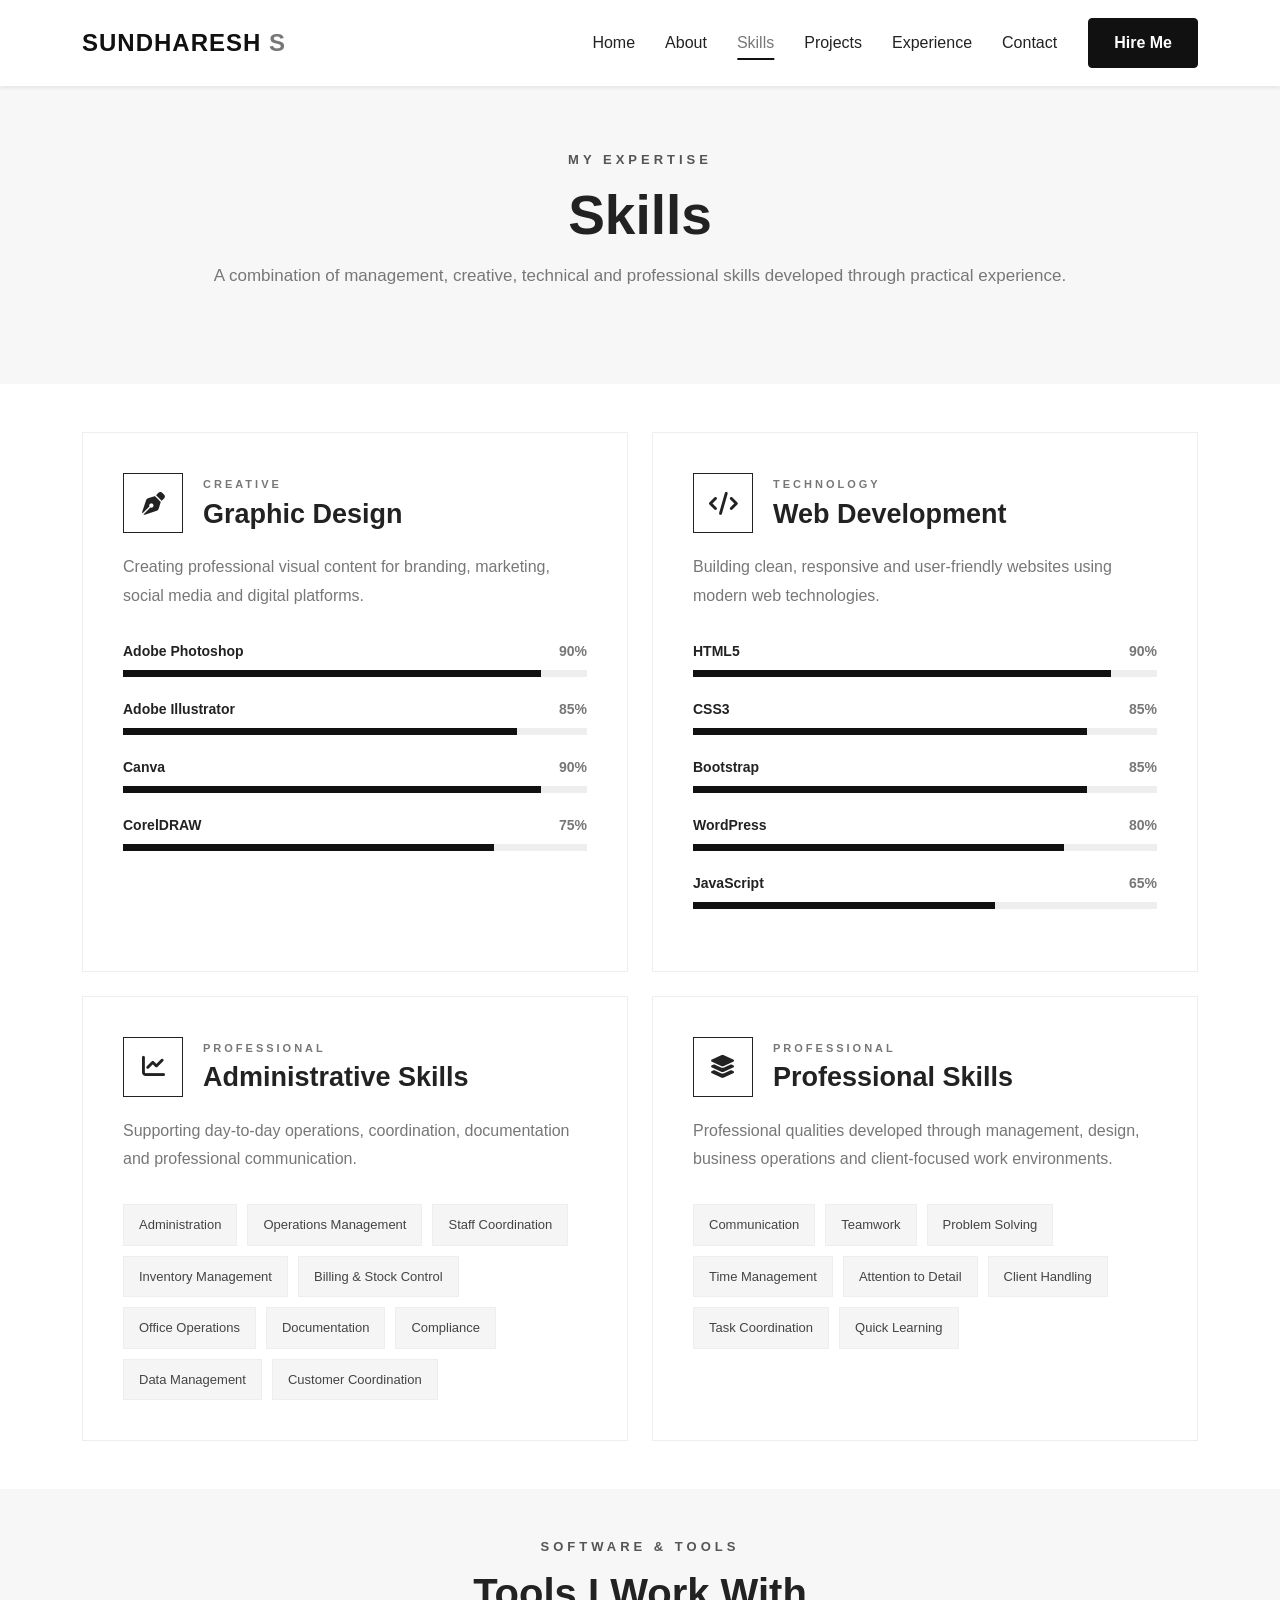
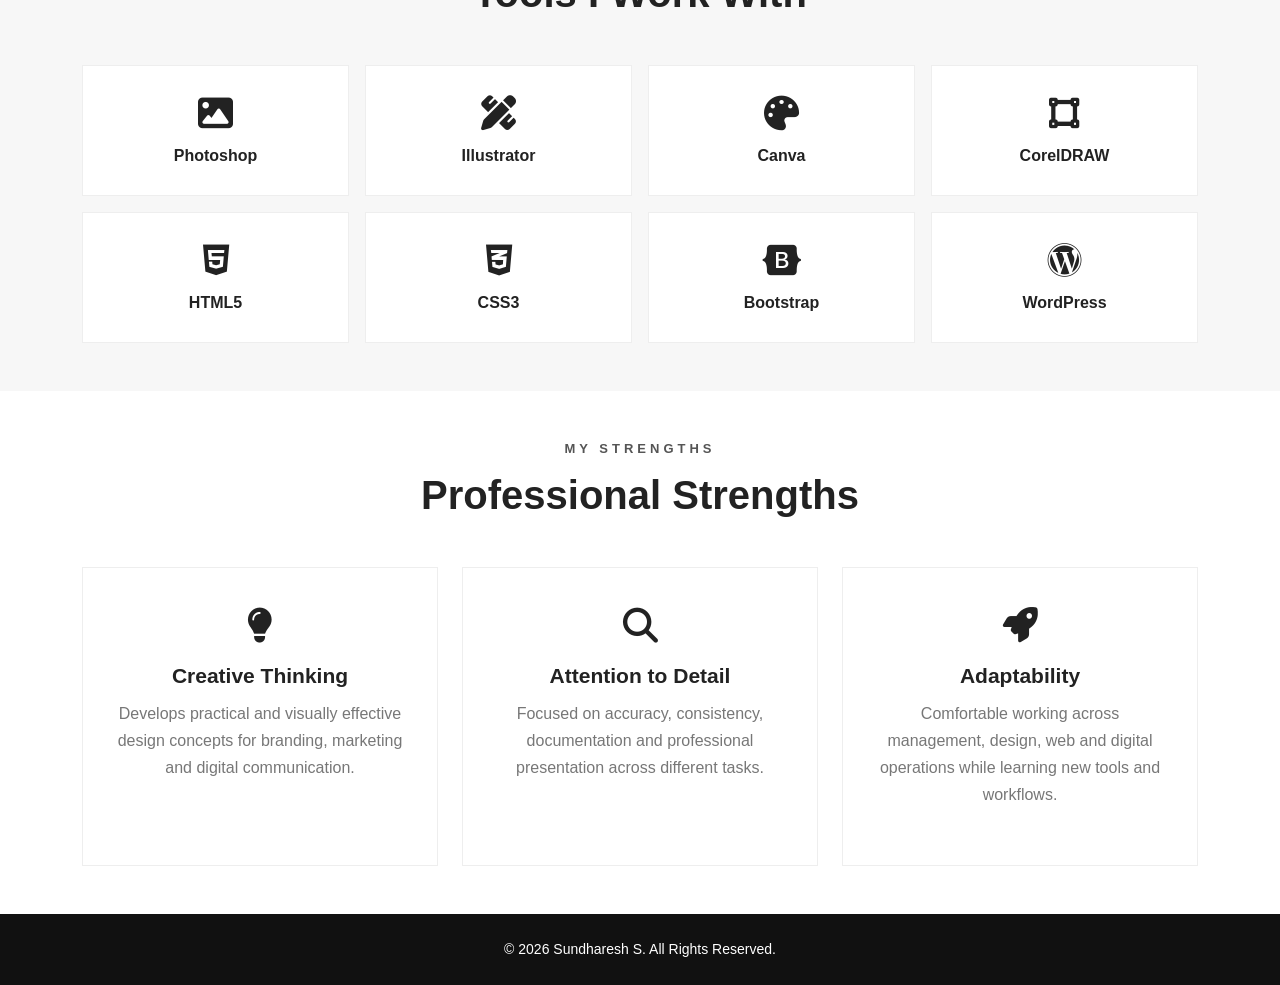
<file: skills.html>
<!DOCTYPE html>
<html lang="en">

<head>

    <meta charset="UTF-8">

    <meta name="viewport"
          content="width=device-width, initial-scale=1.0">

    <meta name="description"
          content="Explore Sundharesh S's professional skills in administration, management, graphic design, web design, WordPress, digital tools, data management and business operations.">

    <meta name="author"
          content="Sundharesh S">      

          <title>Skills | Sundharesh S</title>
    
          <link rel="icon" type="image/png" href="favicon.png">

    <!-- Bootstrap 5 -->
    <link
        href="https://cdn.jsdelivr.net/npm/bootstrap@5.3.3/dist/css/bootstrap.min.css"
        rel="stylesheet">

    <!-- Font Awesome -->
    <link
        rel="stylesheet"
        href="https://cdnjs.cloudflare.com/ajax/libs/font-awesome/6.5.2/css/all.min.css">

    <!-- Main CSS -->
    <link rel="stylesheet"
          href="css/style.css">

</head>


<body>


<!-- =====================================
     NAVBAR
===================================== -->

<nav class="navbar navbar-expand-lg fixed-top bg-white shadow-sm">

    <div class="container">

        <a class="navbar-brand fw-bold"
           href="index.html">

            SUNDHARESH<span> S</span>

        </a>


        <button
            class="navbar-toggler"
            type="button"
            data-bs-toggle="collapse"
            data-bs-target="#mainNavbar">

            <span class="navbar-toggler-icon"></span>

        </button>


        <div class="collapse navbar-collapse"
             id="mainNavbar">

            <ul class="navbar-nav ms-auto">

                <li class="nav-item">
                    <a class="nav-link"
                       href="index.html">
                        Home
                    </a>
                </li>

                <li class="nav-item">
                    <a class="nav-link"
                       href="about.html">
                        About
                    </a>
                </li>

                <li class="nav-item">
                    <a class="nav-link active"
                       href="skills.html">
                        Skills
                    </a>
                </li>

                <li class="nav-item">
                    <a class="nav-link"
                       href="projects.html">
                        Projects
                    </a>
                </li>

                <li class="nav-item">
                    <a class="nav-link"
                       href="experience.html">
                        Experience
                    </a>
                </li>

                <li class="nav-item">
                    <a class="nav-link"
                       href="contact.html">
                        Contact
                    </a>
                </li>

            </ul>


            <a href="contact.html"
               class="btn btn-dark ms-lg-3">

                Hire Me

            </a>

        </div>

    </div>

</nav>



<!-- =====================================
     PAGE HEADER
===================================== -->

<section class="page-header">

    <div class="container">

        <div class="text-center">

            <p class="section-label">
                MY EXPERTISE
            </p>

            <h1>
                Skills
            </h1>

            <p class="section-description">

                A combination of management,
                creative, technical and professional
                skills developed through practical experience.

            </p>

        </div>

    </div>

</section>



<!-- =====================================
     SKILL CATEGORIES
===================================== -->

<section class="skills-section py-5">

    <div class="container">


        <div class="row g-4">


            <!-- =================================
                 GRAPHIC DESIGN
            ================================== -->

            <div class="col-lg-6">

                <div class="skill-category">

                    <div class="skill-category-header">

                        <div class="skill-main-icon">

                            <i class="fa-solid fa-pen-nib"></i>

                        </div>

                        <div>

                            <p class="skill-small-title">
                                CREATIVE
                            </p>

                            <h3>
                                Graphic Design
                            </h3>

                        </div>

                    </div>


                    <p class="skill-category-description">

                        Creating professional visual
                        content for branding, marketing,
                        social media and digital platforms.

                    </p>


                    <!-- Skill -->

                    <div class="skill-item">

                        <div class="skill-info">

                            <span>
                                Adobe Photoshop
                            </span>

                            <span>
                                90%
                            </span>

                        </div>

                        <div class="skill-progress">

                            <div class="skill-progress-bar"
                                 style="width: 90%;">
                            </div>

                        </div>

                    </div>


                    <!-- Skill -->

                    <div class="skill-item">

                        <div class="skill-info">

                            <span>
                                Adobe Illustrator
                            </span>

                            <span>
                                85%
                            </span>

                        </div>

                        <div class="skill-progress">

                            <div class="skill-progress-bar"
                                 style="width: 85%;">
                            </div>

                        </div>

                    </div>


                    <!-- Skill -->

                    <div class="skill-item">

                        <div class="skill-info">

                            <span>
                                Canva
                            </span>

                            <span>
                                90%
                            </span>

                        </div>

                        <div class="skill-progress">

                            <div class="skill-progress-bar"
                                 style="width: 90%;">
                            </div>

                        </div>

                    </div>


                    <!-- Skill -->

                    <div class="skill-item">

                        <div class="skill-info">

                            <span>
                                CorelDRAW
                            </span>

                            <span>
                                75%
                            </span>

                        </div>

                        <div class="skill-progress">

                            <div class="skill-progress-bar"
                                 style="width: 80%;">
                            </div>

                        </div>

                    </div>


                </div>

            </div>



            <!-- =================================
                 WEB DEVELOPMENT
            ================================== -->

            <div class="col-lg-6">

                <div class="skill-category">

                    <div class="skill-category-header">

                        <div class="skill-main-icon">

                            <i class="fa-solid fa-code"></i>

                        </div>

                        <div>

                            <p class="skill-small-title">
                                TECHNOLOGY
                            </p>

                            <h3>
                                Web Development
                            </h3>

                        </div>

                    </div>


                    <p class="skill-category-description">

                        Building clean, responsive and
                        user-friendly websites using
                        modern web technologies.

                    </p>


                    <!-- Skill -->

                    <div class="skill-item">

                        <div class="skill-info">

                            <span>
                                HTML5
                            </span>

                            <span>
                                90%
                            </span>

                        </div>

                        <div class="skill-progress">

                            <div class="skill-progress-bar"
                                 style="width: 90%;">
                            </div>

                        </div>

                    </div>


                    <!-- Skill -->

                    <div class="skill-item">

                        <div class="skill-info">

                            <span>
                                CSS3
                            </span>

                            <span>
                                85%
                            </span>

                        </div>

                        <div class="skill-progress">

                            <div class="skill-progress-bar"
                                 style="width: 85%;">
                            </div>

                        </div>

                    </div>


                    <!-- Skill -->

                    <div class="skill-item">

                        <div class="skill-info">

                            <span>
                                Bootstrap
                            </span>

                            <span>
                                85%
                            </span>

                        </div>

                        <div class="skill-progress">

                            <div class="skill-progress-bar"
                                 style="width: 85%;">
                            </div>

                        </div>

                    </div>


                    <!-- Skill -->

                    <div class="skill-item">

                        <div class="skill-info">

                            <span>
                                WordPress
                            </span>

                            <span>
                                80%
                            </span>

                        </div>

                        <div class="skill-progress">

                            <div class="skill-progress-bar"
                                 style="width: 80%;">
                            </div>

                        </div>

                    </div>

                    <!-- Skill -->

<div class="skill-item">

    <div class="skill-info">

        <span>
            JavaScript
        </span>

        <span>
            65%
        </span>

    </div>

    <div class="skill-progress">

        <div class="skill-progress-bar"
             style="width: 65%;">
        </div>

    </div>

</div>


                </div>

            </div>



            <!-- =================================
                 ADMINISTRATIVE
            ================================== -->

            <div class="col-lg-6">

                <div class="skill-category">

                    <div class="skill-category-header">

                        <div class="skill-main-icon">

                            <i class="fa-solid fa-chart-line"></i>

                        </div>

                        <div>

                            <p class="skill-small-title">
                                PROFESSIONAL
                            </p>

                            <h3>
                                Administrative Skills
                            </h3>

                        </div>

                    </div>


                    <p class="skill-category-description">

                        Supporting day-to-day operations,
                        coordination, documentation and
                        professional communication.

                    </p>


                    <div class="skill-tags">

                        <span>
                            Administration
                        </span>

                        <span>
                            Operations Management
                        </span>

                        <span>
                            Staff Coordination
                        </span>

                        <span>
                            Inventory Management
                        </span>

                        <span>
                            Billing & Stock Control
                        </span>

                        <span>
                            Office Operations
                        </span>

                        <span>
                            Documentation
                        </span>
                        <span>
                            Compliance
                        </span>

                        <span>
                            Data Management
                        </span>

                        <span>
                            Customer Coordination
                        </span>

                    </div>

                </div>

            </div>



            <!-- =================================
                 DESIGN SKILLS
            ================================== -->

            <div class="col-lg-6">

                <div class="skill-category">

                    <div class="skill-category-header">

                        <div class="skill-main-icon">

                            <i class="fa-solid fa-layer-group"></i>

                        </div>

                        <div>

                            <p class="skill-small-title">
                                PROFESSIONAL
                            </p>

                            <h3>
                                Professional Skills
                            </h3>

                        </div>

                    </div>


                    <p class="skill-category-description">

                        Professional qualities developed through
                        management, design, business operations
                        and client-focused work environments.

                    </p>


                    <div class="skill-tags">
                        <span>
                            Communication
                        </span>

                        <span>
                            Teamwork
                        </span>

                        <span>
                            Problem Solving
                        </span>

                        <span>
                            Time Management
                        </span>

                        <span>
                            Attention to Detail
                        </span>

                        <span>
                            Client Handling
                        </span>

                        <span>
                            Task Coordination
                        </span>

                        <span>
                            Quick Learning
                        </span>
                     
                    </div>

                </div>

            </div>

        </div>

    </div>

</section>



<!-- =====================================
     TOOLS SECTION
===================================== -->

<section class="tools-section py-5">

    <div class="container">


        <div class="text-center mb-5">

            <p class="section-label">
                SOFTWARE & TOOLS
            </p>

            <h2 class="tools-title">
                Tools I Work With
            </h2>

        </div>


        <div class="row g-3">


            <div class="col-6 col-md-3">

                <div class="tool-card">

                    <i class="fa-solid fa-image"></i>

                    <h5>
                        Photoshop
                    </h5>

                </div>

            </div>


            <div class="col-6 col-md-3">

                <div class="tool-card">

                    <i class="fa-solid fa-pen-ruler"></i>

                    <h5>
                        Illustrator
                    </h5>

                </div>

            </div>


            <div class="col-6 col-md-3">

                <div class="tool-card">

                    <i class="fa-solid fa-palette"></i>

                    <h5>
                        Canva
                    </h5>

                </div>

            </div>


            <div class="col-6 col-md-3">

                <div class="tool-card">

                    <i class="fa-solid fa-vector-square"></i>

                    <h5>
                        CorelDRAW
                    </h5>

                </div>

            </div>


            <div class="col-6 col-md-3">

                <div class="tool-card">

                    <i class="fa-brands fa-html5"></i>

                    <h5>
                        HTML5
                    </h5>

                </div>

            </div>


            <div class="col-6 col-md-3">

                <div class="tool-card">

                    <i class="fa-brands fa-css3-alt"></i>

                    <h5>
                        CSS3
                    </h5>

                </div>

            </div>


            <div class="col-6 col-md-3">

                <div class="tool-card">

                    <i class="fa-brands fa-bootstrap"></i>

                    <h5>
                        Bootstrap
                    </h5>

                </div>

            </div>


            <div class="col-6 col-md-3">

                <div class="tool-card">

                    <i class="fa-brands fa-wordpress"></i>

                    <h5>
                        WordPress
                    </h5>

                </div>

            </div>


        </div>

    </div>

</section>



<!-- =====================================
     PROFESSIONAL STRENGTHS
===================================== -->

<section class="strength-section py-5">

    <div class="container">


        <div class="text-center mb-5">

            <p class="section-label">
                MY STRENGTHS
            </p>

            <h2 class="tools-title">
                Professional Strengths
            </h2>

        </div>


        <div class="row g-4">


            <div class="col-md-4">

                <div class="strength-card">

                    <i class="fa-solid fa-lightbulb"></i>

                    <h4>
                       Creative Thinking
                    </h4>

                    <p>

                        Develops practical and visually effective
                        design concepts for branding, marketing
                        and digital communication.

                    </p>

                </div>

            </div>


            <div class="col-md-4">

                <div class="strength-card">

                    <i class="fa-solid fa-magnifying-glass"></i>

                    <h4>
                        Attention to Detail
                    </h4>

                    <p>

                         Focused on accuracy, consistency,
                        documentation and professional
                        presentation across different tasks.

                    </p>

                </div>

            </div>


            <div class="col-md-4">

                <div class="strength-card">

                    <i class="fa-solid fa-rocket"></i>

                    <h4>
                        Adaptability
                    </h4>

                    <p>

                        Comfortable working across management,
                        design, web and digital operations while
                        learning new tools and workflows.

                    </p>

                </div>

            </div>


        </div>

    </div>

</section>



<!-- =====================================
     FOOTER
===================================== -->

<footer class="footer">

    <div class="container text-center">

        <p class="mb-0">

            © 2026 Sundharesh S.
            All Rights Reserved.

        </p>

    </div>

</footer>



<!-- Bootstrap JS -->

<script
    src="https://cdn.jsdelivr.net/npm/bootstrap@5.3.3/dist/js/bootstrap.bundle.min.js">
</script>

<!-- Back To Top Button -->

<button id="backToTop"
        class="back-to-top"
        aria-label="Back to top">

    <i class="fa-solid fa-arrow-up"></i>

</button>

<!-- Custom JS -->

<script src="js/script.js"></script>

</body>

</html>
</file>
<file: css/style.css>
/* =========================================
   GLOBAL
========================================= */

* {
    margin: 0;
    padding: 0;
    box-sizing: border-box;
}

html {
    scroll-behavior: smooth;
}

body {
    font-family: Arial, Helvetica, sans-serif;
    color: #222;
    background: #ffffff;
    overflow-x: hidden;
}

a {
    text-decoration: none;
}

img {
    max-width: 100%;
}


/* =========================================
   NAVBAR
========================================= */

.navbar {
    padding: 18px 0;
    background: #ffffff !important;
}

.navbar-brand {
    font-size: 24px;
    font-weight: 800;
    letter-spacing: 1px;
    color: #111 !important;
}

.navbar-brand span {
    color: #777;
}

.nav-link {
    color: #222 !important;
    font-weight: 500;
    margin: 0 7px;
    transition: 0.3s;
}

.nav-link:hover,
.nav-link.active {
    color: #777 !important;
}

.navbar .btn {
    background: #111;
    color: #fff;
    border: 1px solid #111;
}


/* =========================================
   HERO SECTION
========================================= */

.hero-section {
    min-height: 100vh;
    padding-top: 80px;
    background: #f7f7f7;
}

.hero-small-title {
    font-size: 14px;
    font-weight: 700;
    letter-spacing: 4px;
    color: #555;
    margin-bottom: 12px;
}

.hero-title {
    font-size: 70px;
    font-weight: 800;
    line-height: 1.1;
    color: #111;
    margin-bottom: 15px;
}

.hero-subtitle {
    font-size: 30px;
    font-weight: 600;
    color: #333;
    margin-bottom: 20px;
}

.hero-subtitle span {
    color: #999;
    margin: 0 8px;
}

.hero-description {
    max-width: 650px;
    font-size: 17px;
    line-height: 1.8;
    color: #666;
}


/* =========================================
   BUTTONS
========================================= */

.hero-buttons {
    margin-top: 30px;
}

.btn {
    border-radius: 4px;
    padding: 12px 25px;
    font-weight: 600;
}

.btn-dark {
    background: #111 !important;
    border-color: #111 !important;
    color: #fff !important;
}

.btn-outline-dark {
    border-color: #111 !important;
    color: #111 !important;
}

.btn-outline-dark:hover {
    background: #111 !important;
    color: #fff !important;
}


/* =========================================
   SOCIAL LINKS
========================================= */

.social-links {
    display: flex;
    gap: 10px;
}

.social-links a {
    width: 42px;
    height: 42px;

    display: flex;
    align-items: center;
    justify-content: center;

    border: 1px solid #222;
    color: #222;

    transition: 0.3s;
}

.social-links a:hover {
    background: #222;
    color: #fff;
}


/* =========================================
   PROFILE IMAGE
========================================= */

.profile-wrapper {
    display: flex;
    justify-content: center;
    align-items: center;
}

.profile-circle {
    width: 380px;
    height: 380px;

    border-radius: 50%;

    background: #e9e9e9;

    display: flex;
    justify-content: center;
    align-items: center;

    overflow: hidden;

    border: 10px solid #fff;

    box-shadow: 0 20px 50px rgba(0, 0, 0, 0.12);
}

.profile-image {
    width: 100%;
    height: 100%;
    object-fit: cover;
}


/* =========================================
   QUICK SKILLS
========================================= */

.quick-skills {
    background: #ffffff;
}

.quick-card {
    padding: 35px 25px;

    border: 1px solid #eeeeee;

    height: 100%;

    background: #fff;

    transition: 0.3s;
}

.quick-card:hover {
    transform: translateY(-8px);

    box-shadow: 0 15px 40px rgba(0, 0, 0, 0.08);
}

.quick-card i {
    font-size: 35px;
    margin-bottom: 20px;
    color: #111;
}

.quick-card h4 {
    font-size: 21px;
    margin-bottom: 12px;
    font-weight: 700;
}

.quick-card p {
    color: #777;
    line-height: 1.7;
}


/* =========================================
   PAGE HEADER
========================================= */

.page-header {
    padding: 150px 0 80px;
    background: #f7f7f7;
}

.section-label {
    font-size: 13px;
    font-weight: 700;
    letter-spacing: 4px;
    color: #555;
    margin-bottom: 12px;
}

.page-header h1 {
    font-size: 55px;
    font-weight: 800;
    margin-bottom: 15px;
}

.section-description {
    color: #777;
    font-size: 17px;
}


/* =========================================
   ABOUT
========================================= */

.about-section {
    background: #fff;
}

.about-image-wrapper {
    display: flex;
    justify-content: center;
}

.about-image {
    width: 100%;
    max-width: 450px;
    height: 500px;
    object-fit: cover;
    display: block;
}

.about-tag {
    font-size: 13px;
    font-weight: 700;
    letter-spacing: 3px;
    margin-bottom: 15px;
}

.about-title {
    font-size: 42px;
    font-weight: 800;
    line-height: 1.2;
    margin-bottom: 25px;
}

.about-text {
    color: #666;
    font-size: 16px;
    line-height: 1.8;
}

.about-info {
    display: flex;
    flex-direction: column;
    margin-bottom: 20px;
}

.about-info strong {
    font-size: 14px;
    margin-bottom: 5px;
}

.about-info span {
    color: #666;
}


/* =========================================
   WHAT I DO
========================================= */

.what-i-do {
    background: #f7f7f7;
}

.what-i-do h2 {
    font-size: 40px;
    font-weight: 800;
}

.focus-card {
    background: #fff;
    padding: 40px 30px;
    height: 100%;
    border: 1px solid #eee;
    transition: 0.3s;
}

.focus-card:hover {
    transform: translateY(-10px);
    box-shadow: 0 20px 45px rgba(0, 0, 0, 0.08);
}

.focus-icon {
    width: 60px;
    height: 60px;

    display: flex;
    align-items: center;
    justify-content: center;

    border: 1px solid #222;

    margin-bottom: 25px;

    font-size: 22px;
}

.focus-card h4 {
    font-size: 22px;
    font-weight: 700;
    margin-bottom: 15px;
}

.focus-card p {
    color: #777;
    line-height: 1.8;
}


/* =========================================
   CAREER OBJECTIVE
========================================= */

.career-section {
    background: #fff;
}

.career-box {
    max-width: 850px;
    margin: auto;
}

.career-icon {
    font-size: 40px;
    margin-bottom: 20px;
}

.career-box h2 {
    font-size: 38px;
    font-weight: 800;
    margin-bottom: 20px;
}

.career-box p {
    color: #666;
    line-height: 1.9;
    font-size: 17px;
}


/* =========================================
   FOOTER
========================================= */

.footer {
    background: #111;
    color: #fff;
    padding: 25px 0;
    font-size: 14px;
}


/* =========================================
   RESPONSIVE - TABLET
========================================= */

@media (max-width: 991px) {

    .hero-title {
        font-size: 55px;
    }

    .hero-subtitle {
        font-size: 25px;
    }

    .profile-circle {
        width: 300px;
        height: 300px;
        margin-top: 50px;
    }

    .about-title {
        font-size: 34px;
    }

    .about-image {
        height: 400px;
        margin: auto;
    }

}


/* =========================================
   RESPONSIVE - MOBILE
========================================= */

@media (max-width: 576px) {

    .hero-section {
        padding-top: 100px;
    }

    .hero-title {
        font-size: 42px;
    }

    .hero-subtitle {
        font-size: 20px;
    }

    .hero-description {
        font-size: 15px;
    }

    .profile-circle {
        width: 250px;
        height: 250px;
    }

    .page-header {
        padding: 130px 0 60px;
    }

    .page-header h1 {
        font-size: 38px;
    }

    .about-title {
        font-size: 30px;
    }

    .what-i-do h2 {
        font-size: 30px;
    }

}

/* =========================================
   ABOUT PAGE CSS
========================================= */

/* =========================================
   PAGE HEADER
========================================= */

.page-header {
    padding: 150px 0 80px;
    background: #f7f7f7;
}

.section-label {
    font-size: 13px;
    font-weight: 700;
    letter-spacing: 4px;
    margin-bottom: 12px;
}

.page-header h1 {
    font-size: 55px;
    font-weight: 800;
    margin-bottom: 15px;
}

.section-description {
    color: #777;
    font-size: 17px;
}


/* =========================================
   ABOUT SECTION
========================================= */

.about-section {
    background: #ffffff;
}

.about-image-wrapper {
    position: relative;
    overflow: hidden;
}

.about-image {
    width: 100%;
    max-width: 450px;
    height: 500px;

    object-fit: cover;

    display: block;
}


/* =========================================
   ABOUT CONTENT
========================================= */

.about-tag {
    font-size: 13px;
    font-weight: 700;
    letter-spacing: 3px;
    margin-bottom: 15px;
}

.about-title {
    font-size: 42px;
    font-weight: 800;
    line-height: 1.2;
    margin-bottom: 25px;
}

.about-text {
    color: #666;
    font-size: 16px;
    line-height: 1.8;
}


/* =========================================
   ABOUT INFO
========================================= */

.about-info {
    display: flex;
    flex-direction: column;

    margin-bottom: 20px;
}

.about-info strong {
    font-size: 14px;
    margin-bottom: 5px;
}

.about-info span {
    color: #666;
}


/* =========================================
   WHAT I DO
========================================= */

.what-i-do {
    background: #f7f7f7;
}

.what-i-do h2 {
    font-size: 40px;
    font-weight: 800;
}

.focus-card {
    background: #ffffff;

    padding: 40px 30px;

    height: 100%;

    border: 1px solid #eeeeee;

    transition: all 0.3s ease;
}

.focus-card:hover {
    transform: translateY(-10px);

    box-shadow: 0 20px 45px rgba(0,0,0,0.08);
}

.focus-icon {
    width: 60px;
    height: 60px;

    display: flex;
    align-items: center;
    justify-content: center;

    border: 1px solid #222;

    margin-bottom: 25px;

    font-size: 22px;
}

.focus-card h4 {
    font-size: 22px;
    font-weight: 700;
    margin-bottom: 15px;
}

.focus-card p {
    color: #777;
    line-height: 1.8;
}


/* =========================================
   CAREER OBJECTIVE
========================================= */

.career-section {
    background: #ffffff;
}

.career-box {
    max-width: 850px;
    margin: auto;
}

.career-icon {
    font-size: 40px;
    margin-bottom: 20px;
}

.career-box h2 {
    font-size: 38px;
    font-weight: 800;
    margin-bottom: 20px;
}

.career-box p {
    color: #666;
    line-height: 1.9;
    font-size: 17px;
}


/* =========================================
   ABOUT RESPONSIVE
========================================= */

@media (max-width: 991px) {

    .page-header h1 {
        font-size: 45px;
    }

    .about-title {
        font-size: 34px;
    }

    .about-image {
        height: 400px;
        margin: auto;
    }

}


@media (max-width: 576px) {

    .page-header {
        padding: 130px 0 60px;
    }

    .page-header h1 {
        font-size: 38px;
    }

    .about-title {
        font-size: 30px;
    }

}

/* =========================================
   SKILLS PAGE CSS
========================================= */

/* =========================================
   SKILLS SECTION
========================================= */

.skills-section {
    background: #ffffff;
}

.skill-category {
    background: #ffffff;
    border: 1px solid #eeeeee;
    padding: 40px;
    height: 100%;
    transition: 0.3s ease;
}

.skill-category:hover {
    transform: translateY(-5px);
    box-shadow: 0 15px 40px rgba(0, 0, 0, 0.07);
}


/* =========================================
   SKILL HEADER
========================================= */

.skill-category-header {
    display: flex;
    align-items: center;
    gap: 20px;
    margin-bottom: 20px;
}

.skill-main-icon {
    width: 60px;
    height: 60px;

    display: flex;
    align-items: center;
    justify-content: center;

    border: 1px solid #222;

    font-size: 23px;

    flex-shrink: 0;
}

.skill-small-title {
    font-size: 11px;
    font-weight: 700;
    letter-spacing: 3px;
    color: #777;
    margin-bottom: 5px;
}

.skill-category h3 {
    font-size: 27px;
    font-weight: 800;
    margin: 0;
}

.skill-category-description {
    color: #777;
    line-height: 1.8;
    margin-bottom: 30px;
}


/* =========================================
   SKILL PROGRESS
========================================= */

.skill-item {
    margin-bottom: 22px;
}

.skill-info {
    display: flex;
    justify-content: space-between;

    font-size: 14px;
    font-weight: 600;

    margin-bottom: 8px;
}

.skill-info span:last-child {
    color: #777;
}

.skill-progress {
    width: 100%;
    height: 7px;

    background: #eeeeee;

    overflow: hidden;
}

.skill-progress-bar {
    height: 100%;
    background: #111;

    transition: width 1s ease;
}


/* =========================================
   SKILL TAGS
========================================= */

.skill-tags {
    display: flex;
    flex-wrap: wrap;
    gap: 10px;
}

.skill-tags span {
    display: inline-block;

    padding: 10px 15px;

    background: #f5f5f5;

    border: 1px solid #eeeeee;

    font-size: 13px;

    color: #444;

    transition: 0.3s;
}

.skill-tags span:hover {
    background: #111;
    color: #fff;
}


/* =========================================
   TOOLS
========================================= */

.tools-section {
    background: #f7f7f7;
}

.tools-title {
    font-size: 40px;
    font-weight: 800;
}

.tool-card {
    background: #fff;

    border: 1px solid #eeeeee;

    padding: 30px 15px;

    text-align: center;

    height: 100%;

    transition: 0.3s;
}

.tool-card:hover {
    transform: translateY(-7px);

    box-shadow: 0 15px 35px rgba(0, 0, 0, 0.08);
}

.tool-card i {
    display: block;

    font-size: 35px;

    margin-bottom: 15px;

    color: #222;
}

.tool-card h5 {
    font-size: 16px;
    margin: 0;
    font-weight: 700;
}


/* =========================================
   PROFESSIONAL STRENGTHS
========================================= */

.strength-section {
    background: #fff;
}

.strength-card {
    padding: 40px 30px;

    border: 1px solid #eeeeee;

    text-align: center;

    height: 100%;

    transition: 0.3s;
}

.strength-card:hover {
    transform: translateY(-8px);

    box-shadow: 0 15px 40px rgba(0, 0, 0, 0.08);
}

.strength-card i {
    font-size: 35px;

    margin-bottom: 20px;
}

.strength-card h4 {
    font-size: 21px;
    font-weight: 700;

    margin-bottom: 12px;
}

.strength-card p {
    color: #777;
    line-height: 1.7;
}


/* =========================================
   SKILLS RESPONSIVE
========================================= */

@media (max-width: 576px) {

    .skill-category {
        padding: 25px;
    }

    .skill-category-header {
        gap: 15px;
    }

    .skill-category h3 {
        font-size: 22px;
    }

    .skill-main-icon {
        width: 50px;
        height: 50px;
        font-size: 19px;
    }

    .tools-title {
        font-size: 30px;
    }

}

/* =========================================
   PROJECTS PAGE CSS
========================================= */

/* =========================================
   PROJECTS
========================================= */

.projects-section {
    background: #ffffff;
}


/* =========================================
   PROJECT FILTER
========================================= */

.project-filters {
    display: flex;
    justify-content: center;
    flex-wrap: wrap;
    gap: 10px;
}

.project-filter {
    background: #ffffff;

    border: 1px solid #222;

    padding: 10px 22px;

    font-size: 14px;
    font-weight: 600;

    cursor: pointer;

    transition: 0.3s;
}

.project-filter:hover,
.project-filter.active {
    background: #111;
    color: #fff;
}


/* =========================================
   PROJECT CARD
========================================= */

.project-card {
    background: #ffffff;

    border: 1px solid #eeeeee;

    height: 100%;

    overflow: hidden;

    transition: 0.3s;
}

.project-card:hover {
    transform: translateY(-8px);

    box-shadow: 0 20px 45px rgba(0, 0, 0, 0.09);
}


/* =========================================
   PROJECT IMAGE
========================================= */

.project-image {
    position: relative;

    width: 100%;
    height: 330px;

    overflow: hidden;

    background: #eeeeee;
}

.project-image img {
    width: 100%;
    height: 100%;

    object-fit: cover;

    transition: transform 0.5s ease;
}

.project-card:hover .project-image img {
    transform: scale(1.05);
}


/* =========================================
   PROJECT OVERLAY
========================================= */

.project-overlay {
    position: absolute;

    inset: 0;

    background: rgba(0, 0, 0, 0.55);

    display: flex;

    align-items: center;
    justify-content: center;

    opacity: 0;

    transition: 0.3s;
}

.project-card:hover .project-overlay {
    opacity: 1;
}

.project-view-btn {
    width: 55px;
    height: 55px;

    border-radius: 50%;

    border: none;

    background: #fff;

    color: #111;

    font-size: 18px;

    cursor: pointer;
}


/* =========================================
   PROJECT CONTENT
========================================= */

.project-content {
    padding: 30px;
}

.project-category {
    font-size: 11px;

    font-weight: 700;

    letter-spacing: 3px;

    color: #777;

    margin-bottom: 10px;
}

.project-content h3 {
    font-size: 27px;

    font-weight: 800;

    margin-bottom: 15px;
}

.project-content > p:not(.project-category) {
    color: #777;

    line-height: 1.7;

    margin-bottom: 20px;
}


/* =========================================
   PROJECT TECHNOLOGIES
========================================= */

.project-tech {
    display: flex;

    flex-wrap: wrap;

    gap: 8px;

    margin-bottom: 25px;
}

.project-tech span {
    padding: 7px 11px;

    background: #f4f4f4;

    border: 1px solid #eeeeee;

    font-size: 12px;

    color: #444;
}


/* =========================================
   PROJECT BUTTON
========================================= */

.project-details-btn {
    background: transparent;

    border: none;

    padding: 0;

    font-size: 14px;

    font-weight: 700;

    color: #111;

    cursor: pointer;
}

.project-details-btn i {
    margin-left: 8px;

    transition: 0.3s;
}

.project-details-btn:hover i {
    transform: translateX(5px);
}


/* =========================================
   MODAL
========================================= */

.modal-content {
    border-radius: 0;

    border: none;
}

.modal-header {
    padding: 20px 25px;

    border-bottom: 1px solid #eeeeee;
}

.modal-title {
    font-weight: 700;
}

.modal-body {
    padding: 25px;
}

.modal-project-image {
    width: 100%;

    max-height: 450px;

    object-fit: cover;
}

.modal-body h4 {
    font-weight: 700;
}

.modal-body p {
    color: #666;

    line-height: 1.8;
}


/* =========================================
   PROJECT RESPONSIVE
========================================= */

@media (max-width: 576px) {

    .project-filters {
        gap: 7px;
    }

    .project-filter {
        padding: 8px 14px;

        font-size: 12px;
    }

    .project-image {
        height: 250px;
    }

    .project-content {
        padding: 22px;
    }

    .project-content h3 {
        font-size: 23px;
    }

}

/* =========================================
   EXPERIENCE PAGE CSS
========================================= */
/* =========================================
   EXPERIENCE
========================================= */

.experience-section {
    background: #ffffff;
}


/* =========================================
   EXPERIENCE TIMELINE
========================================= */

.experience-timeline {
    max-width: 1000px;
    margin: auto;
}

.experience-item {
    display: grid;

    grid-template-columns: 80px 1fr;

    gap: 35px;

    position: relative;

    padding-bottom: 70px;
}


/* Vertical line */

.experience-item:not(:last-child)::before {
    content: "";

    position: absolute;

    left: 39px;

    top: 75px;

    bottom: 0;

    width: 1px;

    background: #dddddd;
}


/* Number */

.experience-number {
    width: 80px;
    height: 80px;

    border: 1px solid #222;

    background: #fff;

    display: flex;

    align-items: center;

    justify-content: center;

    font-size: 18px;

    font-weight: 800;

    position: relative;

    z-index: 2;
}


/* =========================================
   EXPERIENCE CONTENT
========================================= */

.experience-content {
    border: 1px solid #eeeeee;

    padding: 40px;

    background: #fff;

    transition: 0.3s;
}

.experience-content:hover {
    transform: translateY(-5px);

    box-shadow: 0 18px 40px rgba(0, 0, 0, 0.07);
}


/* =========================================
   EXPERIENCE TOP
========================================= */

.experience-top {
    display: flex;

    justify-content: space-between;

    gap: 30px;

    margin-bottom: 25px;
}

.experience-type {
    font-size: 11px;

    font-weight: 700;

    letter-spacing: 3px;

    color: #777;

    margin-bottom: 8px;
}

.experience-top h2 {
    font-size: 30px;

    font-weight: 800;

    margin-bottom: 8px;
}

.experience-top h4 {
    font-size: 16px;

    font-weight: 500;

    color: #666;

    margin: 0;
}


/* =========================================
   EXPERIENCE DATE
========================================= */

.experience-date {
    display: flex;

    align-items: center;

    gap: 8px;

    white-space: nowrap;

    font-size: 13px;

    color: #666;
}

.experience-date i {
    color: #222;
}


/* =========================================
   EXPERIENCE DESCRIPTION
========================================= */

.experience-description {
    color: #666;

    line-height: 1.8;

    font-size: 16px;

    margin-bottom: 30px;
}


/* =========================================
   RESPONSIBILITIES
========================================= */

.responsibilities h5 {
    font-size: 17px;

    font-weight: 700;

    margin-bottom: 15px;
}

.responsibilities ul {
    padding-left: 20px;

    margin-bottom: 30px;
}

.responsibilities li {
    color: #666;

    line-height: 1.8;

    margin-bottom: 8px;

    padding-left: 5px;
}


/* =========================================
   EXPERIENCE SKILLS
========================================= */

.experience-skills {
    display: flex;

    flex-wrap: wrap;

    gap: 8px;
}

.experience-skills span {
    background: #f4f4f4;

    border: 1px solid #eeeeee;

    padding: 8px 13px;

    font-size: 12px;

    color: #444;
}


/* =========================================
   CAREER HIGHLIGHTS
========================================= */

.career-highlights {
    background: #f7f7f7;
}

.experience-heading {
    font-size: 40px;

    font-weight: 800;
}


/* =========================================
   HIGHLIGHT CARDS
========================================= */

.highlight-card {
    background: #fff;

    border: 1px solid #eeeeee;

    padding: 40px 30px;

    text-align: center;

    height: 100%;

    transition: 0.3s;
}

.highlight-card:hover {
    transform: translateY(-8px);

    box-shadow: 0 18px 40px rgba(0, 0, 0, 0.08);
}

.highlight-icon {
    width: 65px;
    height: 65px;

    border: 1px solid #222;

    display: flex;

    align-items: center;
    justify-content: center;

    margin: 0 auto 20px;

    font-size: 24px;
}

.highlight-card h4 {
    font-size: 21px;

    font-weight: 700;

    margin-bottom: 12px;
}

.highlight-card p {
    color: #777;

    line-height: 1.7;

    margin: 0;
}


/* =========================================
   EXPERIENCE RESPONSIVE
========================================= */

@media (max-width: 768px) {

    .experience-item {
        grid-template-columns: 55px 1fr;

        gap: 20px;

        padding-bottom: 45px;
    }

    .experience-number {
        width: 55px;
        height: 55px;

        font-size: 14px;
    }

    .experience-item:not(:last-child)::before {
        left: 27px;

        top: 55px;
    }

    .experience-content {
        padding: 25px;
    }

    .experience-top {
        flex-direction: column;

        gap: 15px;
    }

    .experience-top h2 {
        font-size: 24px;
    }

    .experience-date {
        white-space: normal;
    }

    .experience-heading {
        font-size: 30px;
    }

}


@media (max-width: 576px) {

    .experience-item {
        grid-template-columns: 1fr;
    }

    .experience-item:not(:last-child)::before {
        display: none;
    }

    .experience-number {
        width: 55px;
        height: 55px;
    }

}
/* =========================================
   CONTACT PAGE CSS
========================================= */
/* =========================================
   CONTACT
========================================= */

.contact-section {
    background: #ffffff;
}


/* =========================================
   CONTACT LEFT
========================================= */

.contact-heading {
    font-size: 48px;

    line-height: 1.15;

    font-weight: 800;

    margin: 15px 0 20px;
}

.contact-intro {
    color: #777;

    line-height: 1.8;

    max-width: 450px;

    margin-bottom: 35px;
}


/* =========================================
   CONTACT INFO
========================================= */

.contact-info-item {
    display: flex;

    align-items: center;

    gap: 18px;

    margin-bottom: 25px;
}

.contact-icon {
    width: 55px;
    height: 55px;

    border: 1px solid #222;

    display: flex;

    align-items: center;
    justify-content: center;

    flex-shrink: 0;

    font-size: 19px;
}

.contact-info-item p {
    margin: 0 0 4px;

    font-size: 11px;

    font-weight: 700;

    letter-spacing: 2px;

    color: #777;
}

.contact-info-item a,
.contact-info-item span {
    color: #222;

    text-decoration: none;

    font-size: 15px;
}

.contact-info-item a:hover {
    text-decoration: underline;
}


/* =========================================
   SOCIAL
========================================= */

.contact-social {
    margin-top: 35px;
}

.contact-social > p {
    font-size: 12px;

    font-weight: 700;

    letter-spacing: 2px;

    margin-bottom: 15px;
}

.social-links {
    display: flex;

    gap: 10px;
}

.social-links a {
    width: 42px;
    height: 42px;

    border: 1px solid #222;

    display: flex;

    align-items: center;
    justify-content: center;

    color: #222;

    text-decoration: none;

    transition: 0.3s;
}

.social-links a:hover {
    background: #111;

    color: #fff;
}


/* =========================================
   RESUME BUTTON
========================================= */

.resume-download {
    display: inline-flex;

    align-items: center;

    gap: 10px;

    margin-top: 30px;

    padding: 13px 20px;

    background: #111;

    color: #fff;

    text-decoration: none;

    font-size: 14px;

    font-weight: 600;

    transition: 0.3s;
}

.resume-download:hover {
    background: #333;

    color: #fff;
}


/* =========================================
   CONTACT FORM
========================================= */

.contact-form-card {
    background: #f7f7f7;

    padding: 45px;

    border: 1px solid #eeeeee;
}

.form-header {
    margin-bottom: 30px;
}

.form-header h3 {
    font-size: 30px;

    font-weight: 800;

    margin: 10px 0 0;
}

.contact-form-card label {
    display: block;

    font-size: 13px;

    font-weight: 700;

    margin-bottom: 8px;
}

.contact-form-card .form-control {
    border-radius: 0;

    border: 1px solid #dddddd;

    padding: 13px 15px;

    font-size: 14px;

    box-shadow: none;
}

.contact-form-card .form-control:focus {
    border-color: #222;

    box-shadow: none;
}

.contact-submit {
    border: none;

    background: #111;

    color: #fff;

    padding: 14px 25px;

    font-size: 14px;

    font-weight: 700;

    cursor: pointer;

    transition: 0.3s;
}

.contact-submit:hover {
    background: #333;
}

.contact-submit i {
    margin-left: 10px;

    transition: 0.3s;
}

.contact-submit:hover i {
    transform: translateX(5px);
}


/* =========================================
   CONTACT CTA
========================================= */

.contact-cta {
    background: #f7f7f7;
}

.cta-box {
    background: #111;

    color: #fff;

    padding: 55px;

    display: flex;

    align-items: center;

    justify-content: space-between;

    gap: 30px;
}

.cta-box .section-label {
    color: #aaa;
}

.cta-box h2 {
    font-size: 38px;

    line-height: 1.25;

    font-weight: 800;

    margin: 10px 0 0;
}

.cta-button {
    display: inline-flex;

    align-items: center;

    gap: 10px;

    background: #fff;

    color: #111;

    padding: 14px 24px;

    text-decoration: none;

    font-size: 14px;

    font-weight: 700;

    white-space: nowrap;

    transition: 0.3s;
}

.cta-button:hover {
    background: #ddd;

    color: #111;
}

.cta-button i {
    transition: 0.3s;
}

.cta-button:hover i {
    transform: translateX(5px);
}


/* =========================================
   CONTACT RESPONSIVE
========================================= */

@media (max-width: 768px) {

    .contact-heading {
        font-size: 38px;
    }

    .contact-form-card {
        padding: 30px 25px;
    }

    .cta-box {
        padding: 35px 25px;

        flex-direction: column;

        align-items: flex-start;
    }

    .cta-box h2 {
        font-size: 30px;
    }

}


@media (max-width: 576px) {

    .contact-heading {
        font-size: 32px;
    }

    .contact-form-card {
        padding: 25px 20px;
    }

    .form-header h3 {
        font-size: 24px;
    }

}
/* =========================================
   ALL PAGES ANIMATION CSS
========================================= */
/* =========================================
   PREMIUM UI ANIMATIONS
========================================= */

/* Page load animation */

body {
    animation: pageFadeIn 0.7s ease-in-out;
}

@keyframes pageFadeIn {
    from {
        opacity: 0;
    }

    to {
        opacity: 1;
    }
}


/* =========================================
   NAVBAR
========================================= */

.navbar {
    transition: all 0.3s ease;
}

.navbar-brand {
    transition: transform 0.3s ease;
}

.navbar-brand:hover {
    transform: translateY(-2px);
}

.nav-link {
    position: relative;
    transition: color 0.3s ease;
}


/* Desktop navbar underline */

@media (min-width: 992px) {

    .nav-link::after {
        content: "";

        position: absolute;

        left: 50%;

        bottom: 3px;

        width: 0;

        height: 2px;

        background: #111;

        transform: translateX(-50%);

        transition: width 0.3s ease;
    }

    .nav-link:hover::after,
    .nav-link.active::after {
        width: 70%;
    }

}


/* =========================================
   BUTTON ANIMATION
========================================= */

.btn {
    transition:
        transform 0.3s ease,
        box-shadow 0.3s ease;
}

.btn:hover {
    transform: translateY(-3px);

    box-shadow:
        0 8px 20px rgba(0, 0, 0, 0.12);
}


/* =========================================
   HERO IMAGE
========================================= */

.hero-image,
.profile-image {
    transition:
        transform 0.5s ease,
        box-shadow 0.5s ease;
}

.hero-image:hover,
.profile-image:hover {
    transform: scale(1.03);

    box-shadow:
        0 20px 40px rgba(0, 0, 0, 0.12);
}


/* =========================================
   CARD HOVER
========================================= */

.project-card,
.skill-card,
.highlight-card {
    transition:
        transform 0.35s ease,
        box-shadow 0.35s ease;
}

.project-card:hover,
.skill-card:hover,
.highlight-card:hover {
    transform: translateY(-7px);

    box-shadow:
        0 15px 35px rgba(0, 0, 0, 0.08);
}


/* =========================================
   EXPERIENCE CARD
========================================= */

.experience-content {
    transition:
        transform 0.35s ease,
        box-shadow 0.35s ease;
}

.experience-content:hover {
    transform: translateY(-5px);

    box-shadow:
        0 15px 35px rgba(0, 0, 0, 0.08);
}


/* =========================================
   SOCIAL ICONS
========================================= */

.social-links a {
    transition:
        transform 0.3s ease,
        background 0.3s ease,
        color 0.3s ease;
}

.social-links a:hover {
    transform: translateY(-4px);
}


/* =========================================
   CONTACT ICON
========================================= */

.contact-icon {
    transition:
        transform 0.3s ease,
        background 0.3s ease,
        color 0.3s ease;
}

.contact-info-item:hover .contact-icon {
    transform: translateY(-3px);

    background: #111;

    color: #fff;
}


/* =========================================
   RESUME BUTTON
========================================= */

.resume-download {
    transition:
        transform 0.3s ease,
        box-shadow 0.3s ease;
}

.resume-download:hover {
    transform: translateY(-3px);

    box-shadow:
        0 8px 20px rgba(0, 0, 0, 0.15);
}


/* =========================================
   CTA BUTTON
========================================= */

.cta-button {
    transition:
        transform 0.3s ease,
        box-shadow 0.3s ease;
}

.cta-button:hover {
    transform: translateY(-3px);

    box-shadow:
        0 8px 20px rgba(255, 255, 255, 0.12);
}


/* =========================================
   IMAGE OVERLAY EFFECT
========================================= */

.project-image {
    overflow: hidden;
}

.project-image img {
    transition:
        transform 0.5s ease;
}

.project-image:hover img {
    transform: scale(1.05);
}


/* =========================================
   REDUCED MOTION
   Accessibility
========================================= */

@media (prefers-reduced-motion: reduce) {

    *,
    *::before,
    *::after {
        animation-duration: 0.01ms !important;

        animation-iteration-count: 1 !important;

        transition-duration: 0.01ms !important;

        scroll-behavior: auto !important;
    }

}

/* =========================================
   BACK TO TOP BUTTON CSS
========================================= */

/* =========================================
   BACK TO TOP
========================================= */

.back-to-top {
    position: fixed;

    right: 25px;
    bottom: 25px;

    width: 45px;
    height: 45px;

    border: none;

    background: #8bc34a;

    color: #fff;

    display: flex;

    align-items: center;
    justify-content: center;

    cursor: pointer;

    opacity: 0;
    visibility: hidden;

    transform: translateY(15px);

    transition:
        opacity 0.3s ease,
        visibility 0.3s ease,
        transform 0.3s ease;

    z-index: 999;
}

.back-to-top.show {
    opacity: 1;

    visibility: visible;

    transform: translateY(0);
}

.back-to-top:hover {
    background: #333;

    transform: translateY(-4px);
}

/* =========================================
   SCROLL REVEAL
========================================= */

.reveal {
    opacity: 0;
    transform: translateY(35px);

    transition:
        opacity 0.8s ease,
        transform 0.8s ease;
}

.reveal.active {
    opacity: 1;
    transform: translateY(0);
}
</file>
